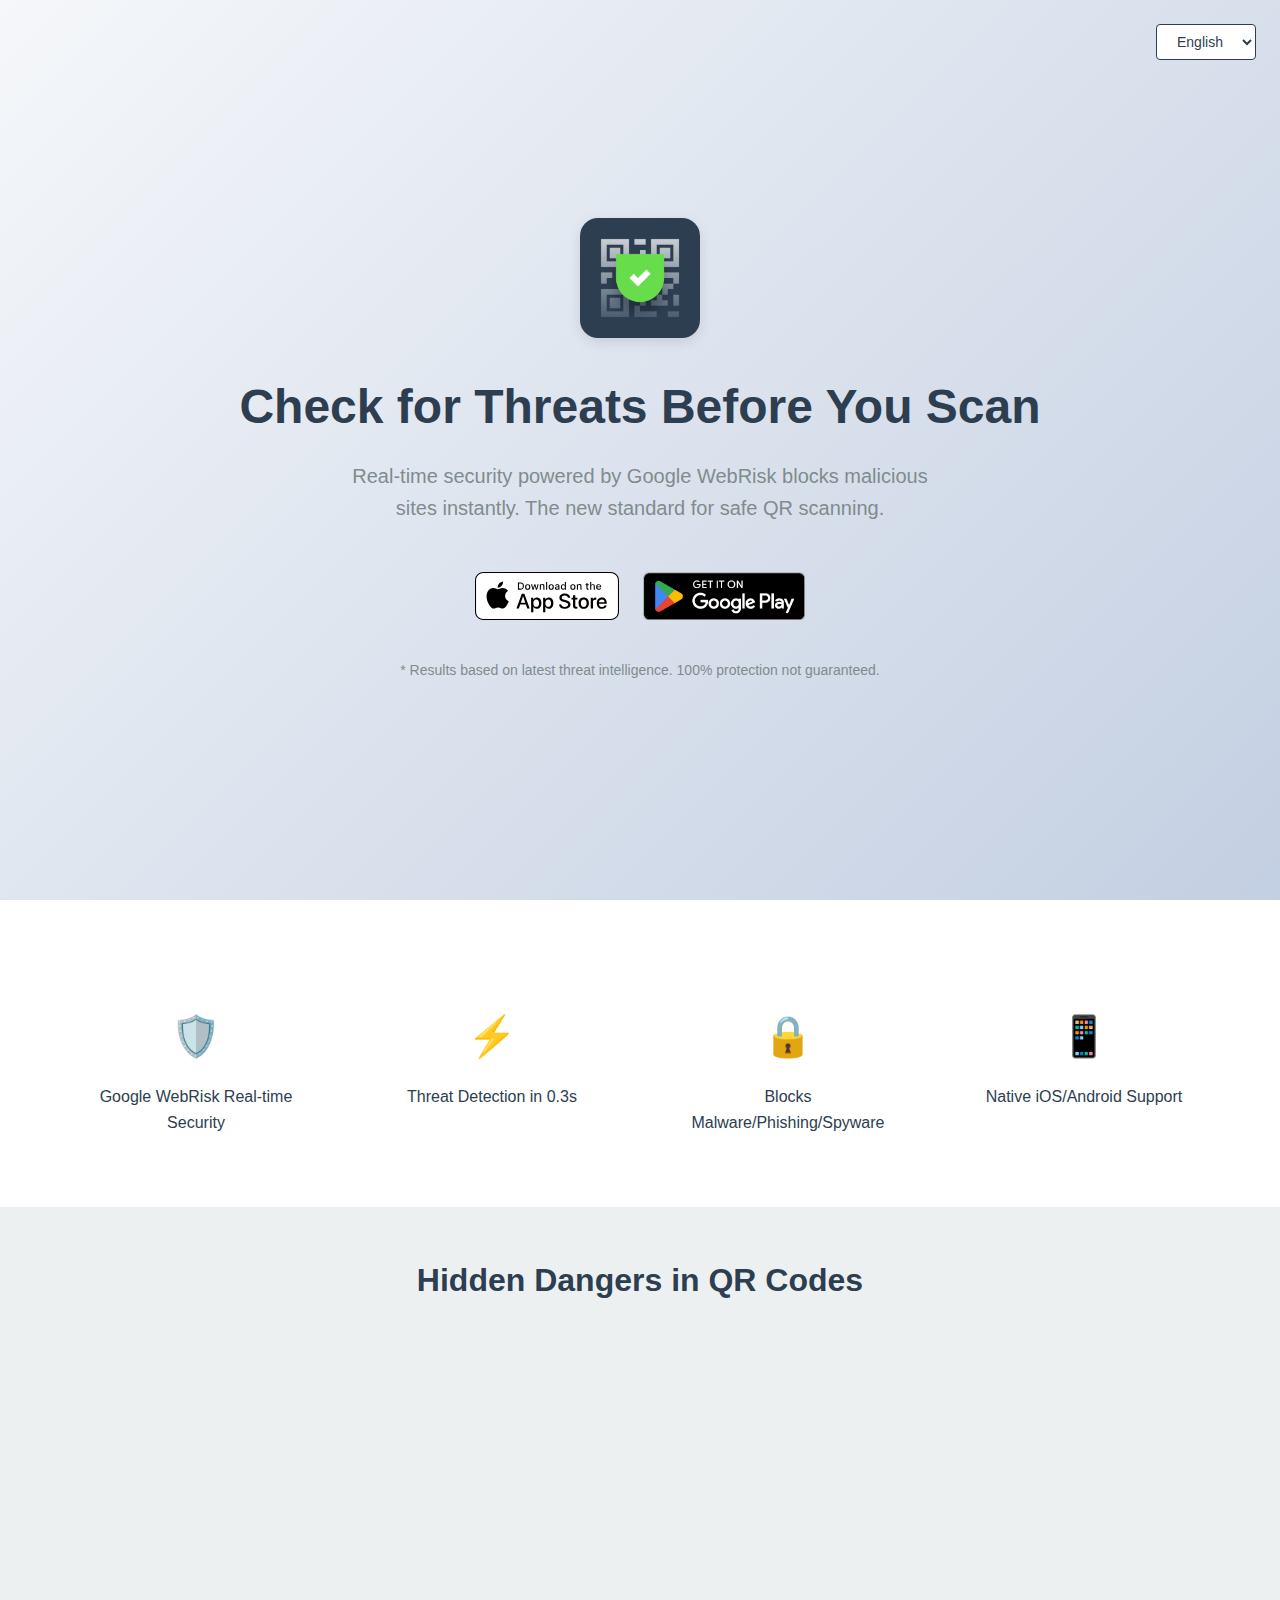
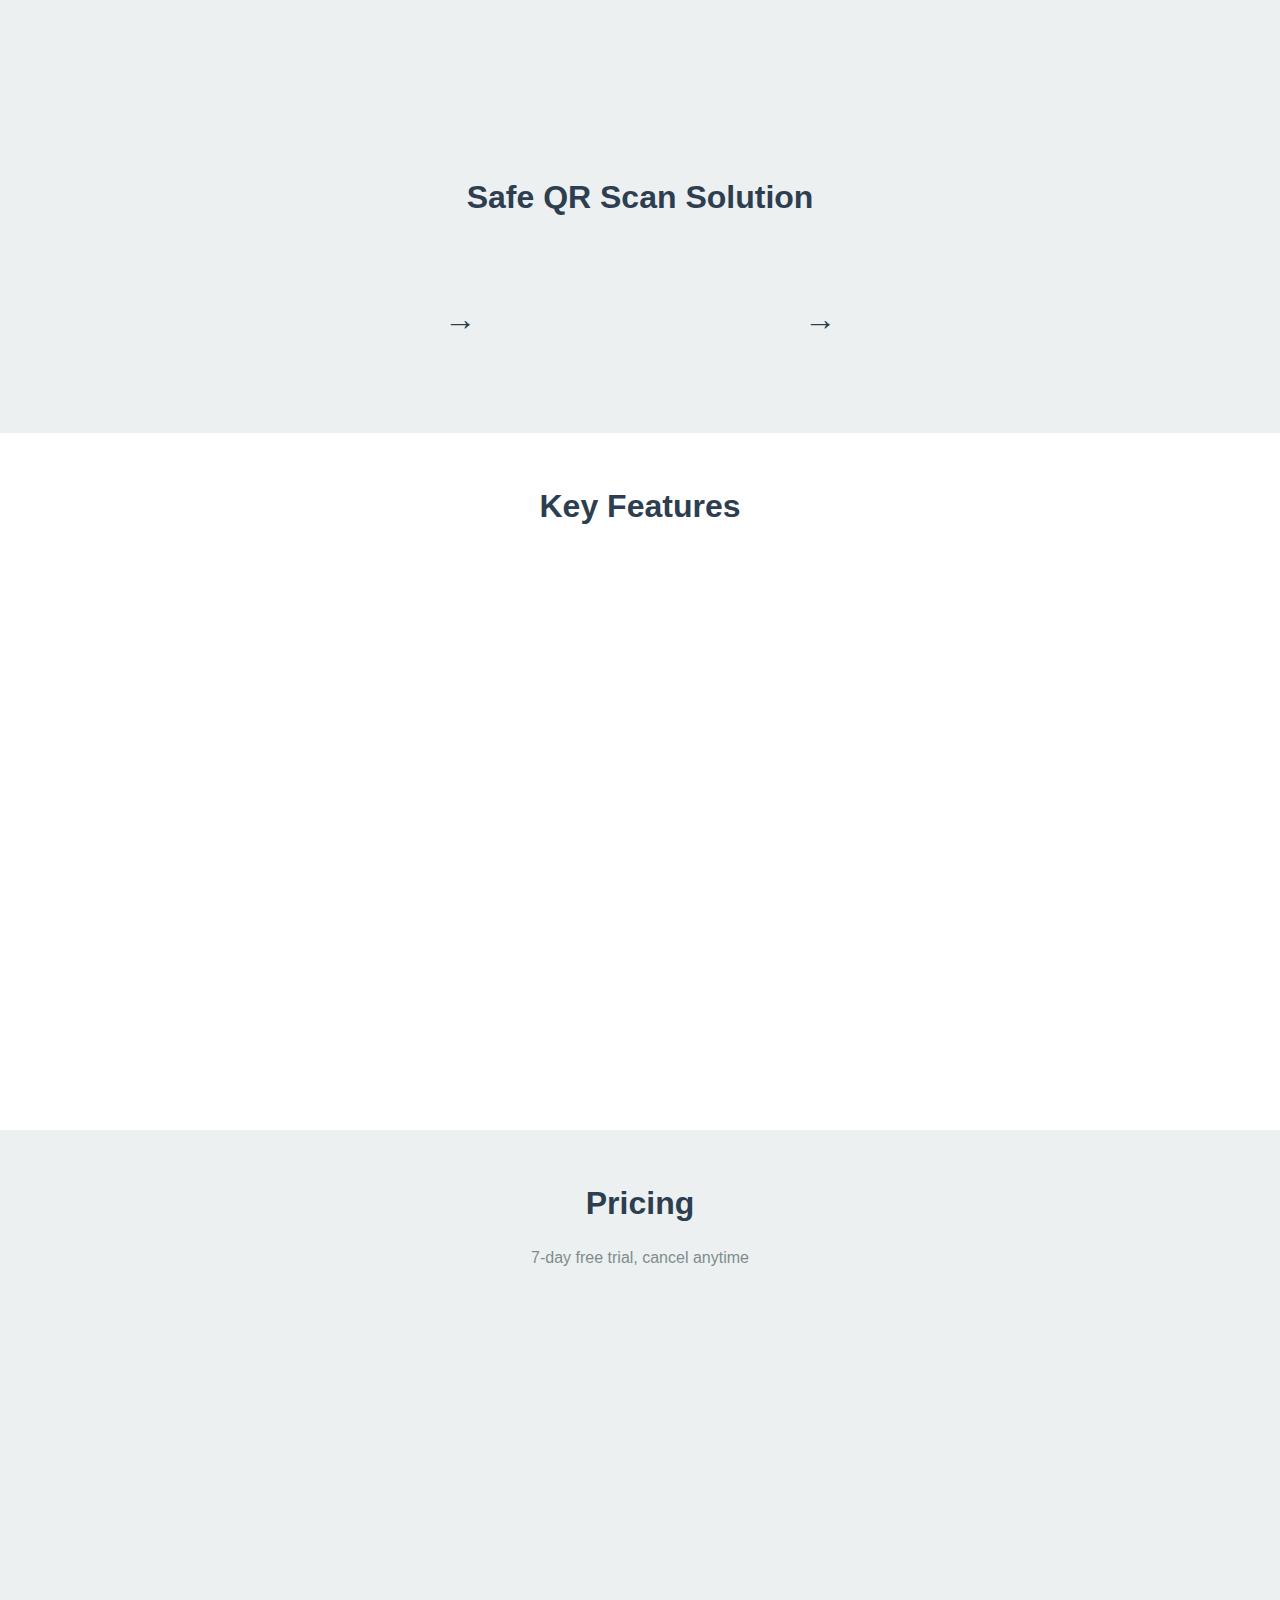
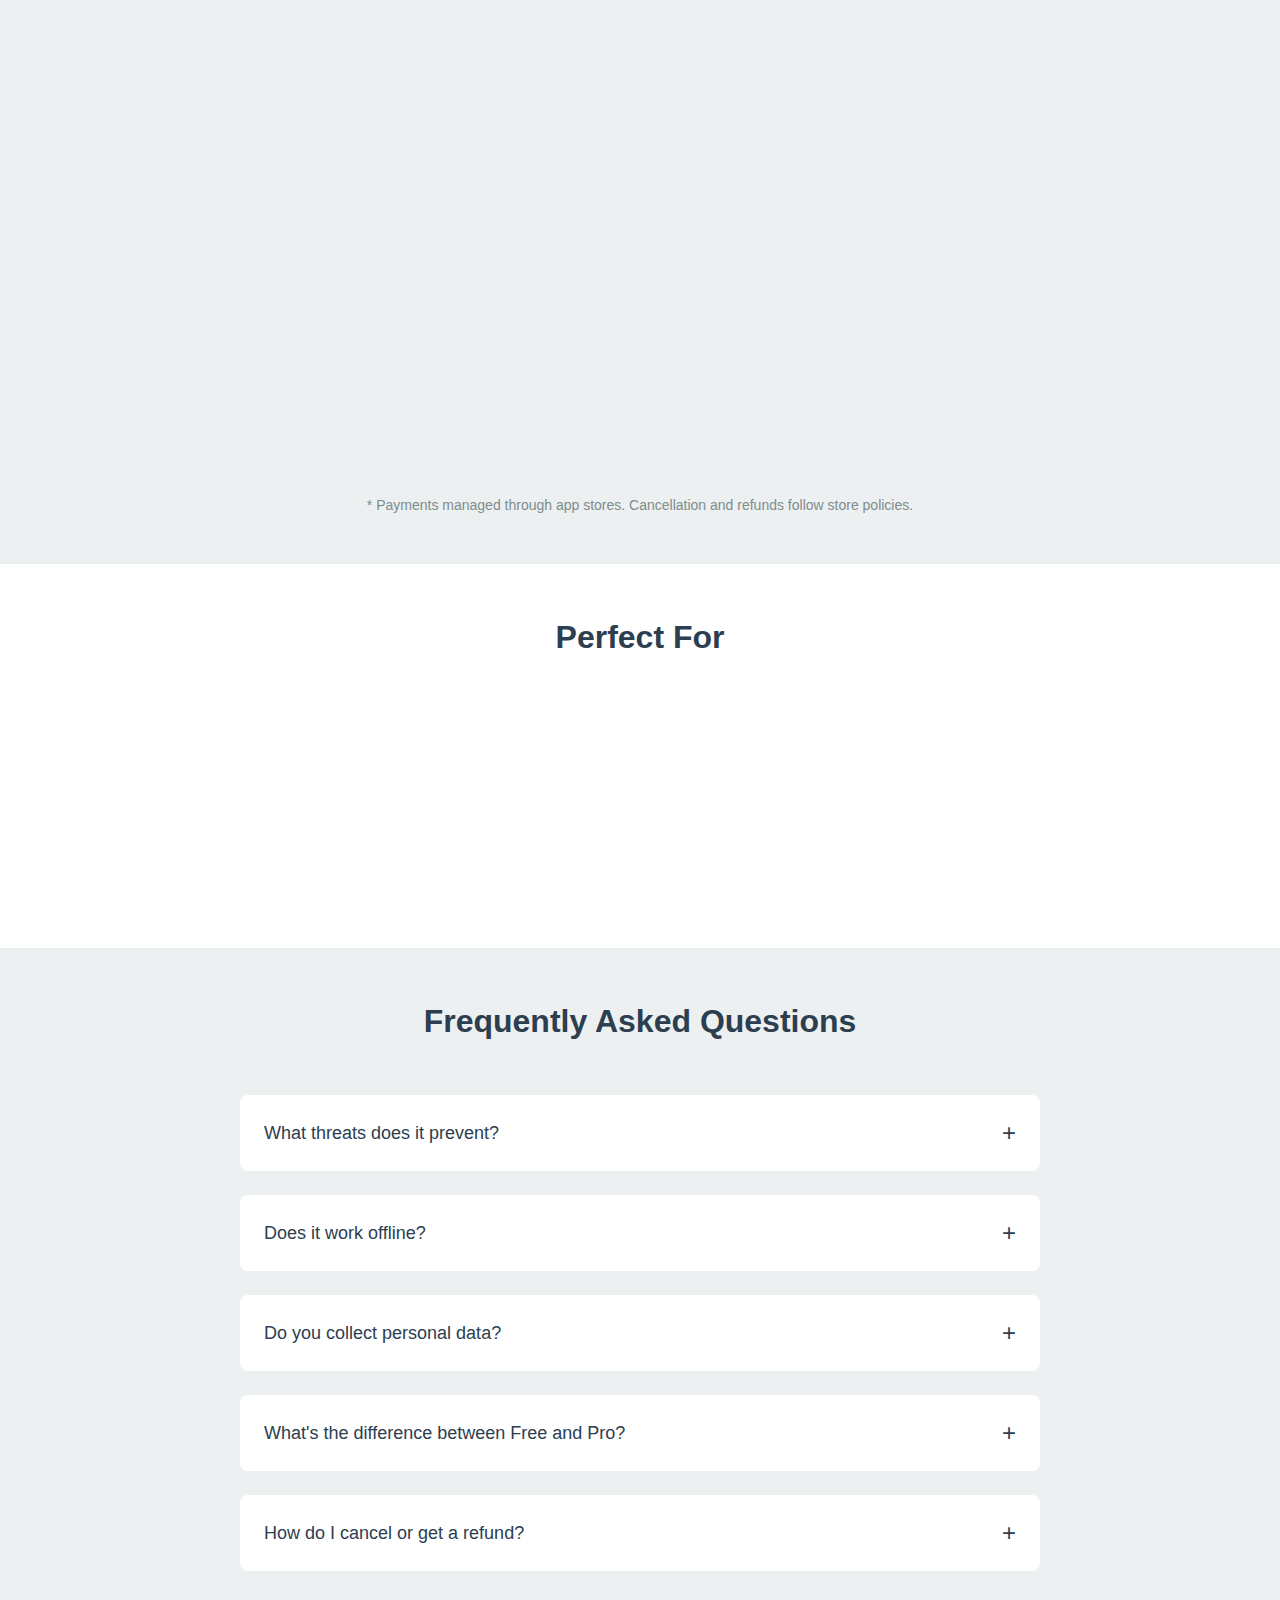
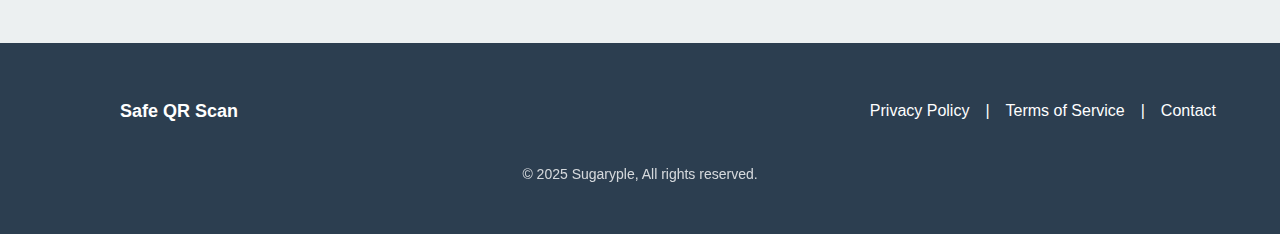
<file: index.html>
<!DOCTYPE html>
<html lang="ko">
<head>
    <meta charset="UTF-8">
    <meta name="viewport" content="width=device-width, initial-scale=1.0">
    <title>Safe QR Scan - QR 스캔하기 전, 위험을 먼저 확인하세요</title>
    <meta name="description" content="Google WebRisk 기반 실시간 보안 검사로 악성 사이트를 원천 차단. 안전한 QR 스캔의 새로운 기준.">
    <meta name="keywords" content="QR scanner, QR code scanner, QR 코드 스캐너, QRコードスキャナー, 보안 QR, 안전한 QR 스캔, セキュリティQR, 安全なQRスキャン, secure QR scan, WebRisk, Google WebRisk, 악성코드 차단, マルウェアブロック, malware blocking, 피싱 차단, フィッシング対策, phishing protection, Safe QR Scan, セーフQRスキャン, 큐알코드, バーコード, barcode scanner">
    <meta name="author" content="Sugaryple">
    <meta name="theme-color" content="#1976d2">

    <!-- Open Graph / Facebook -->
    <meta property="og:type" content="website">
    <meta property="og:url" content="https://safeqr.sugaryple.com/">
    <meta property="og:title" content="Safe QR Scan - 안전한 QR 코드 스캐너">
    <meta property="og:description" content="Google WebRisk 기반 실시간 보안 검사로 악성 사이트를 원천 차단">
    <meta property="og:image" content="https://safeqr.sugaryple.com/public/images/ic_launcher.png">
    <meta property="og:image:alt" content="Safe QR Scan 앱 로고">
    <meta property="og:site_name" content="Safe QR Scan">

    <!-- Twitter -->
    <meta property="twitter:card" content="summary_large_image">
    <meta property="twitter:url" content="https://safeqr.sugaryple.com/">
    <meta property="twitter:title" content="Safe QR Scan - 안전한 QR 코드 스캐너">
    <meta property="twitter:description" content="Google WebRisk 기반 실시간 보안 검사로 악성 사이트를 원천 차단">

    <!-- Language -->
    <link rel="alternate" hreflang="ko" href="https://safeqr.sugaryple.com/ko">
    <link rel="alternate" hreflang="ja" href="https://safeqr.sugaryple.com/ja">
    <link rel="alternate" hreflang="en" href="https://safeqr.sugaryple.com/en">
    <link rel="alternate" hreflang="x-default" href="https://safeqr.sugaryple.com/">

    <!-- Canonical -->
    <link rel="canonical" href="https://safeqr.sugaryple.com/">

    <!-- Favicon -->
    <link rel="icon" type="image/png" href="public/images/ic_launcher_foreground.png">

    <!-- Styles -->
    <link rel="stylesheet" href="styles.css">

    <!-- Structured Data -->
    <script type="application/ld+json">
    [
        {
            "@context": "https://schema.org",
            "@type": "MobileApplication",
            "name": "Safe QR Scan",
            "url": "https://safeqr.sugaryple.com",
            "operatingSystem": ["iOS", "Android"],
            "applicationCategory": "UtilitiesApplication",
            "description": "Google WebRisk 기반 실시간 보안 QR 코드 스캐너",
            "image": "https://safeqr.sugaryple.com/public/images/ic_launcher.png",
            "softwareVersion": "1.0",
            "author": {
                "@type": "Organization",
                "name": "Sugaryple",
                "url": "https://sugaryple.com"
            },
            "offers": [
                {
                    "@type": "Offer",
                    "name": "Free Plan",
                    "price": "0",
                    "priceCurrency": "USD"
                },
                {
                    "@type": "Offer",
                    "name": "Premium Plan",
                    "price": "3.99",
                    "priceCurrency": "USD",
                    "priceSpecification": {
                        "@type": "UnitPriceSpecification",
                        "price": "3.99",
                        "priceCurrency": "USD",
                        "referenceQuantity": {
                            "@type": "QuantitativeValue",
                            "value": "1",
                            "unitCode": "MON"
                        }
                    }
                }
            ],
            "aggregateRating": {
                "@type": "AggregateRating",
                "ratingValue": "4.8",
                "ratingCount": "256"
            }
        },
        {
            "@context": "https://schema.org",
            "@type": "Organization",
            "name": "Sugaryple",
            "url": "https://sugaryple.com",
            "logo": "https://safeqr.sugaryple.com/public/images/ic_launcher.png",
            "email": "contact@sugaryple.com",
            "foundingDate": "2024",
            "sameAs": []
        },
        {
            "@context": "https://schema.org",
            "@type": "FAQPage",
            "mainEntity": [
                {
                    "@type": "Question",
                    "name": "어떤 위협을 막나요?",
                    "acceptedAnswer": {
                        "@type": "Answer",
                        "text": "MALWARE(악성코드), PHISHING(피싱), UNWANTED SOFTWARE(원치 않는 소프트웨어)를 탐지하고 경고 또는 차단합니다."
                    }
                },
                {
                    "@type": "Question",
                    "name": "오프라인에서도 되나요?",
                    "acceptedAnswer": {
                        "@type": "Answer",
                        "text": "카메라 스캔은 가능하나 URL 보안 검사에는 네트워크 연결이 필요합니다."
                    }
                },
                {
                    "@type": "Question",
                    "name": "개인정보는 수집하나요?",
                    "acceptedAnswer": {
                        "@type": "Answer",
                        "text": "검사에 필요한 최소 URL 정보만 처리하며, 개인 식별 정보는 저장하지 않습니다."
                    }
                },
                {
                    "@type": "Question",
                    "name": "무료와 유료 차이는?",
                    "acceptedAnswer": {
                        "@type": "Answer",
                        "text": "Pro 버전에서는 실시간 URL 보안 검사, 자동 차단, 무제한 보안 스캔 기능을 제공합니다."
                    }
                },
                {
                    "@type": "Question",
                    "name": "환불/해지 방법은?",
                    "acceptedAnswer": {
                        "@type": "Answer",
                        "text": "iOS는 App Store, Android는 Google Play Store의 구독 관리 메뉴에서 언제든 취소 가능합니다."
                    }
                }
            ]
        },
        {
            "@context": "https://schema.org",
            "@type": "BreadcrumbList",
            "itemListElement": [
                {
                    "@type": "ListItem",
                    "position": 1,
                    "name": "Home",
                    "item": "https://safeqr.sugaryple.com/"
                }
            ]
        },
        {
            "@context": "https://schema.org",
            "@type": "WebSite",
            "name": "Safe QR Scan",
            "url": "https://safeqr.sugaryple.com/",
            "potentialAction": {
                "@type": "SearchAction",
                "target": "https://safeqr.sugaryple.com/?q={search_term_string}",
                "query-input": "required name=search_term_string"
            }
        }
    ]
    </script>
</head>
<body>
    <!-- Breadcrumb Navigation (hidden visually but available for SEO) -->
    <nav aria-label="breadcrumb" style="position: absolute; width: 1px; height: 1px; padding: 0; margin: -1px; overflow: hidden; clip: rect(0, 0, 0, 0); white-space: nowrap; border: 0;">
        <ol itemscope itemtype="https://schema.org/BreadcrumbList">
            <li itemprop="itemListElement" itemscope itemtype="https://schema.org/ListItem">
                <a itemprop="item" href="https://safeqr.sugaryple.com/">
                    <span itemprop="name">Home</span>
                </a>
                <meta itemprop="position" content="1" />
            </li>
        </ol>
    </nav>

    <!-- Language Selector -->
    <div class="language-selector">
        <select id="languageSelect" aria-label="언어 선택">
            <option value="ko" selected>한국어</option>
            <option value="ja">日本語</option>
            <option value="en">English</option>
        </select>
    </div>

    <!-- Main Content -->
    <main>
    <!-- Hero Section -->
    <section class="hero">
        <div class="container">
            <img src="public/images/ic_launcher.png" alt="Safe QR Scan 로고" class="app-icon" width="192" height="192">
            <h1 data-i18n="hero-title">QR 스캔하기 전, 위험을 먼저 확인하세요</h1>
            <p class="subtitle" data-i18n="hero-subtitle">Google WebRisk 보안 검사로 악성 사이트를 실시간 차단. 안전한 QR 스캔의 새로운 기준.</p>


            <!-- CTA Buttons -->
            <div class="cta-buttons">
                <a href="#" id="mainCTA" class="btn btn-primary" data-i18n="cta-download">지금 다운로드</a>
                <div class="store-badges">
                    <a href="https://apps.apple.com/app/id6747948666" class="store-badge ios-badge" style="display:none;">
                        <img src="public/images/Download_on_the_App_Store_Badge_KR_RGB_wht_100317.svg" alt="App Store에서 다운로드" loading="lazy" width="135" height="40">
                    </a>
                    <a href="https://play.google.com/store/apps/details?id=com.sugaryple.safeqr" class="store-badge android-badge" style="display:none;">
                        <img src="public/images/GetItOnGooglePlay_Badge_Web_color_Korean.png" alt="Google Play에서 다운로드" loading="lazy" width="135" height="40">
                    </a>
                </div>
            </div>

            <p class="disclaimer" data-i18n="disclaimer">* 검사 결과는 최신 위협 정보에 기반하며 100%를 보장하지 않습니다.</p>
        </div>
    </section>

    <!-- Trust Indicators -->
    <section class="trust-indicators">
        <div class="container">
            <div class="indicators-grid">
                <div class="indicator">
                    <span class="indicator-icon">🛡️</span>
                    <h3 data-i18n="trust-1">Google WebRisk 실시간 보안 검사</h3>
                </div>
                <div class="indicator">
                    <span class="indicator-icon">⚡</span>
                    <h3 data-i18n="trust-2">0.3초 내 위협 탐지</h3>
                </div>
                <div class="indicator">
                    <span class="indicator-icon">🔒</span>
                    <h3 data-i18n="trust-3">악성코드/피싱/스파이웨어 차단</h3>
                </div>
                <div class="indicator">
                    <span class="indicator-icon">📱</span>
                    <h3 data-i18n="trust-4">iOS/Android 네이티브 지원</h3>
                </div>
            </div>
        </div>
    </section>

    <!-- Problem & Solution -->
    <section class="problem-solution">
        <div class="container">
            <h2 data-i18n="problem-title">QR 코드의 숨겨진 위험</h2>

            <div class="problems">
                <div class="problem-item">
                    <span class="problem-icon">🚨</span>
                    <div>
                        <h3 data-i18n="problem-1">QR 피싱 공격 급증</h3>
                        <p data-i18n="problem-1-desc">2024년 기준 587% 증가</p>
                    </div>
                </div>
                <div class="problem-item">
                    <span class="problem-icon">😰</span>
                    <div>
                        <h3 data-i18n="problem-2">숨겨진 악성 URL 판별 불가</h3>
                        <p data-i18n="problem-2-desc">육안으로 확인 불가능</p>
                    </div>
                </div>
                <div class="problem-item">
                    <span class="problem-icon">⚠️</span>
                    <div>
                        <h3 data-i18n="problem-3">한 번의 실수로 개인정보 유출</h3>
                        <p data-i18n="problem-3-desc">복구 불가능한 피해 발생</p>
                    </div>
                </div>
            </div>

            <div class="solution">
                <h2 data-i18n="solution-title">Safe QR Scan의 해결책</h2>
                <div class="solution-flow">
                    <div class="flow-step">
                        <div class="step-number">1</div>
                        <h4 data-i18n="solution-1">스캔 즉시 보안 검사</h4>
                    </div>
                    <div class="flow-arrow">→</div>
                    <div class="flow-step">
                        <div class="step-number">2</div>
                        <h4 data-i18n="solution-2">실시간 위협 데이터베이스</h4>
                    </div>
                    <div class="flow-arrow">→</div>
                    <div class="flow-step">
                        <div class="step-number">3</div>
                        <h4 data-i18n="solution-3">자동 차단 시스템</h4>
                    </div>
                </div>
            </div>
        </div>
    </section>

    <!-- Features -->
    <section class="features">
        <div class="container">
            <h2 data-i18n="features-title">주요 기능</h2>
            <div class="features-grid">
                <div class="feature-card">
                    <span class="feature-icon">🔒</span>
                    <h3 data-i18n="feature-1">URL 보안 검사</h3>
                    <p data-i18n="feature-1-desc">Google WebRisk로 실시간 위협 탐지</p>
                    <span class="feature-badge" data-i18n="premium">프리미엄</span>
                </div>
                <div class="feature-card">
                    <span class="feature-icon">📱</span>
                    <h3 data-i18n="feature-2">멀티 바코드</h3>
                    <p data-i18n="feature-2-desc">QR, 바코드, Data Matrix 등 모든 형식 지원</p>
                </div>
                <div class="feature-card">
                    <span class="feature-icon">📝</span>
                    <h3 data-i18n="feature-3">히스토리</h3>
                    <p data-i18n="feature-3-desc">스캔 기록 무제한 저장 및 관리</p>
                </div>
                <div class="feature-card">
                    <span class="feature-icon">🌍</span>
                    <h3 data-i18n="feature-4">3개국어 지원</h3>
                    <p data-i18n="feature-4-desc">한국어, 일본어, 영어 지원</p>
                </div>
            </div>
        </div>
    </section>

    <!-- Pricing -->
    <section class="pricing">
        <div class="container">
            <h2 data-i18n="pricing-title">요금제</h2>
            <p class="pricing-subtitle" data-i18n="pricing-subtitle">7일 무료 체험 후 언제든 취소 가능</p>

            <div class="pricing-cards">
                <div class="pricing-card">
                    <h3 data-i18n="free-plan">무료</h3>
                    <div class="price">
                        <span class="currency">$</span>
                        <span class="amount">0</span>
                    </div>
                    <ul class="features-list">
                        <li>✅ <span data-i18n="free-feature-1">QR/바코드 스캔</span></li>
                        <li>✅ <span data-i18n="free-feature-2">히스토리 무제한</span></li>
                        <li>✅ <span data-i18n="free-feature-3">데이터 타입 액션</span></li>
                        <li>❌ <span data-i18n="free-feature-4">URL 보안 검사 (일 5회)</span></li>
                        <li>❌ <span data-i18n="free-feature-5">위협 자동 차단</span></li>
                        <li>❌ <span data-i18n="free-feature-6">무제한 보안 스캔</span></li>
                    </ul>
                </div>

                <div class="pricing-card featured">
                    <div class="badge" data-i18n="popular">인기</div>
                    <h3>Premium</h3>

                    <div class="pricing-toggle">
                        <button class="toggle-btn active" data-period="monthly" data-i18n="monthly">월간</button>
                        <button class="toggle-btn" data-period="annual" data-i18n="annual">연간</button>
                    </div>

                    <div class="price">
                        <span class="currency">$</span>
                        <span class="amount" id="premium-amount">3.99</span>
                        <span class="period" id="premium-period" data-i18n="per-month">/월</span>
                    </div>
                    <p class="savings" id="premium-savings" data-i18n="annual-savings" style="display: none;">연간 $8.89 절약 (17% 할인)</p>
                    <ul class="features-list">
                        <li>✅ <span data-i18n="pro-feature-1">QR/바코드 스캔</span></li>
                        <li>✅ <span data-i18n="pro-feature-2">히스토리 무제한</span></li>
                        <li>✅ <span data-i18n="pro-feature-3">데이터 타입 액션</span></li>
                        <li>✅ <span data-i18n="pro-feature-4">무제한 URL 보안 검사</span></li>
                        <li>✅ <span data-i18n="pro-feature-5">위협 자동 차단</span></li>
                        <li>✅ <span data-i18n="pro-feature-6">실시간 위협 데이터베이스</span></li>
                    </ul>
                    <button class="btn btn-primary" data-i18n="start-trial">7일 무료 체험 시작</button>
                </div>
            </div>

            <p class="pricing-note" data-i18n="pricing-note">* 결제/관리/환불은 각 앱스토어 정책을 따르며, 랜딩에서는 결제하지 않습니다.</p>
        </div>
    </section>

    <!-- Use Cases -->
    <section class="use-cases">
        <div class="container">
            <h2 data-i18n="usecase-title">이런 분들께 필요해요</h2>
            <div class="use-case-grid">
                <div class="use-case">
                    <h3 data-i18n="usecase-1">비즈니스</h3>
                    <p data-i18n="usecase-1-desc">사내 포스터/택배 라벨의 QR 확인 → 의심 URL 차단으로 보안 사고 예방</p>
                </div>
                <div class="use-case">
                    <h3 data-i18n="usecase-2">가정/학부모</h3>
                    <p data-i18n="usecase-2-desc">자녀가 스캔 전 '위험' 안내로 유해 접속 방지</p>
                </div>
                <div class="use-case">
                    <h3 data-i18n="usecase-3">고령층</h3>
                    <p data-i18n="usecase-3-desc">복잡한 보안 지식 없이 색/문구로 즉시 판단</p>
                </div>
            </div>
        </div>
    </section>

    <!-- FAQ -->
    <section class="faq">
        <div class="container">
            <h2 data-i18n="faq-title">자주 묻는 질문</h2>
            <div class="faq-list">
                <div class="faq-item">
                    <button class="faq-question" aria-expanded="false">
                        <span data-i18n="faq-1-q">어떤 위협을 막나요?</span>
                        <span class="faq-icon">+</span>
                    </button>
                    <div class="faq-answer">
                        <p data-i18n="faq-1-a">MALWARE(악성코드), PHISHING(피싱), UNWANTED SOFTWARE(원치 않는 소프트웨어)를 탐지하고 경고 또는 차단합니다.</p>
                    </div>
                </div>
                <div class="faq-item">
                    <button class="faq-question" aria-expanded="false">
                        <span data-i18n="faq-2-q">오프라인에서도 되나요?</span>
                        <span class="faq-icon">+</span>
                    </button>
                    <div class="faq-answer">
                        <p data-i18n="faq-2-a">카메라 스캔은 가능하나 URL 보안 검사에는 네트워크 연결이 필요합니다.</p>
                    </div>
                </div>
                <div class="faq-item">
                    <button class="faq-question" aria-expanded="false">
                        <span data-i18n="faq-3-q">개인정보는 수집하나요?</span>
                        <span class="faq-icon">+</span>
                    </button>
                    <div class="faq-answer">
                        <p data-i18n="faq-3-a">검사에 필요한 최소 URL 정보만 처리하며, 개인 식별 정보는 저장하지 않습니다.</p>
                    </div>
                </div>
                <div class="faq-item">
                    <button class="faq-question" aria-expanded="false">
                        <span data-i18n="faq-4-q">무료와 유료 차이는?</span>
                        <span class="faq-icon">+</span>
                    </button>
                    <div class="faq-answer">
                        <p data-i18n="faq-4-a">Pro 버전에서는 실시간 URL 보안 검사, 자동 차단, 무제한 보안 스캔 기능을 제공합니다.</p>
                    </div>
                </div>
                <div class="faq-item">
                    <button class="faq-question" aria-expanded="false">
                        <span data-i18n="faq-5-q">환불/해지 방법은?</span>
                        <span class="faq-icon">+</span>
                    </button>
                    <div class="faq-answer">
                        <p data-i18n="faq-5-a">iOS는 App Store, Android는 Google Play Store의 구독 관리 메뉴에서 언제든 취소 가능합니다.</p>
                    </div>
                </div>
            </div>
        </div>
    </section>
    </main>

    <!-- Footer -->
    <footer class="footer">
        <div class="container">
            <div class="footer-content">
                <div class="footer-logo">
                    <img src="public/images/ic_launcher_foreground.png" alt="Safe QR Scan" width="40" height="40" loading="lazy">
                    <span>Safe QR Scan</span>
                </div>
                <nav class="footer-links">
                    <a href="privacy-policy.html" data-i18n="privacy">개인정보처리방침</a>
                    <span>|</span>
                    <a href="terms-of-service.html" data-i18n="terms">이용약관</a>
                    <span>|</span>
                    <a href="mailto:contact@sugaryple.com" data-i18n="contact">문의</a>
                </nav>
            </div>
            <p class="copyright">© 2025 Sugaryple, All rights reserved.</p>
        </div>
    </footer>

    <!-- Scripts -->
    <script src="script.js"></script>
</body>
</html>
</file>
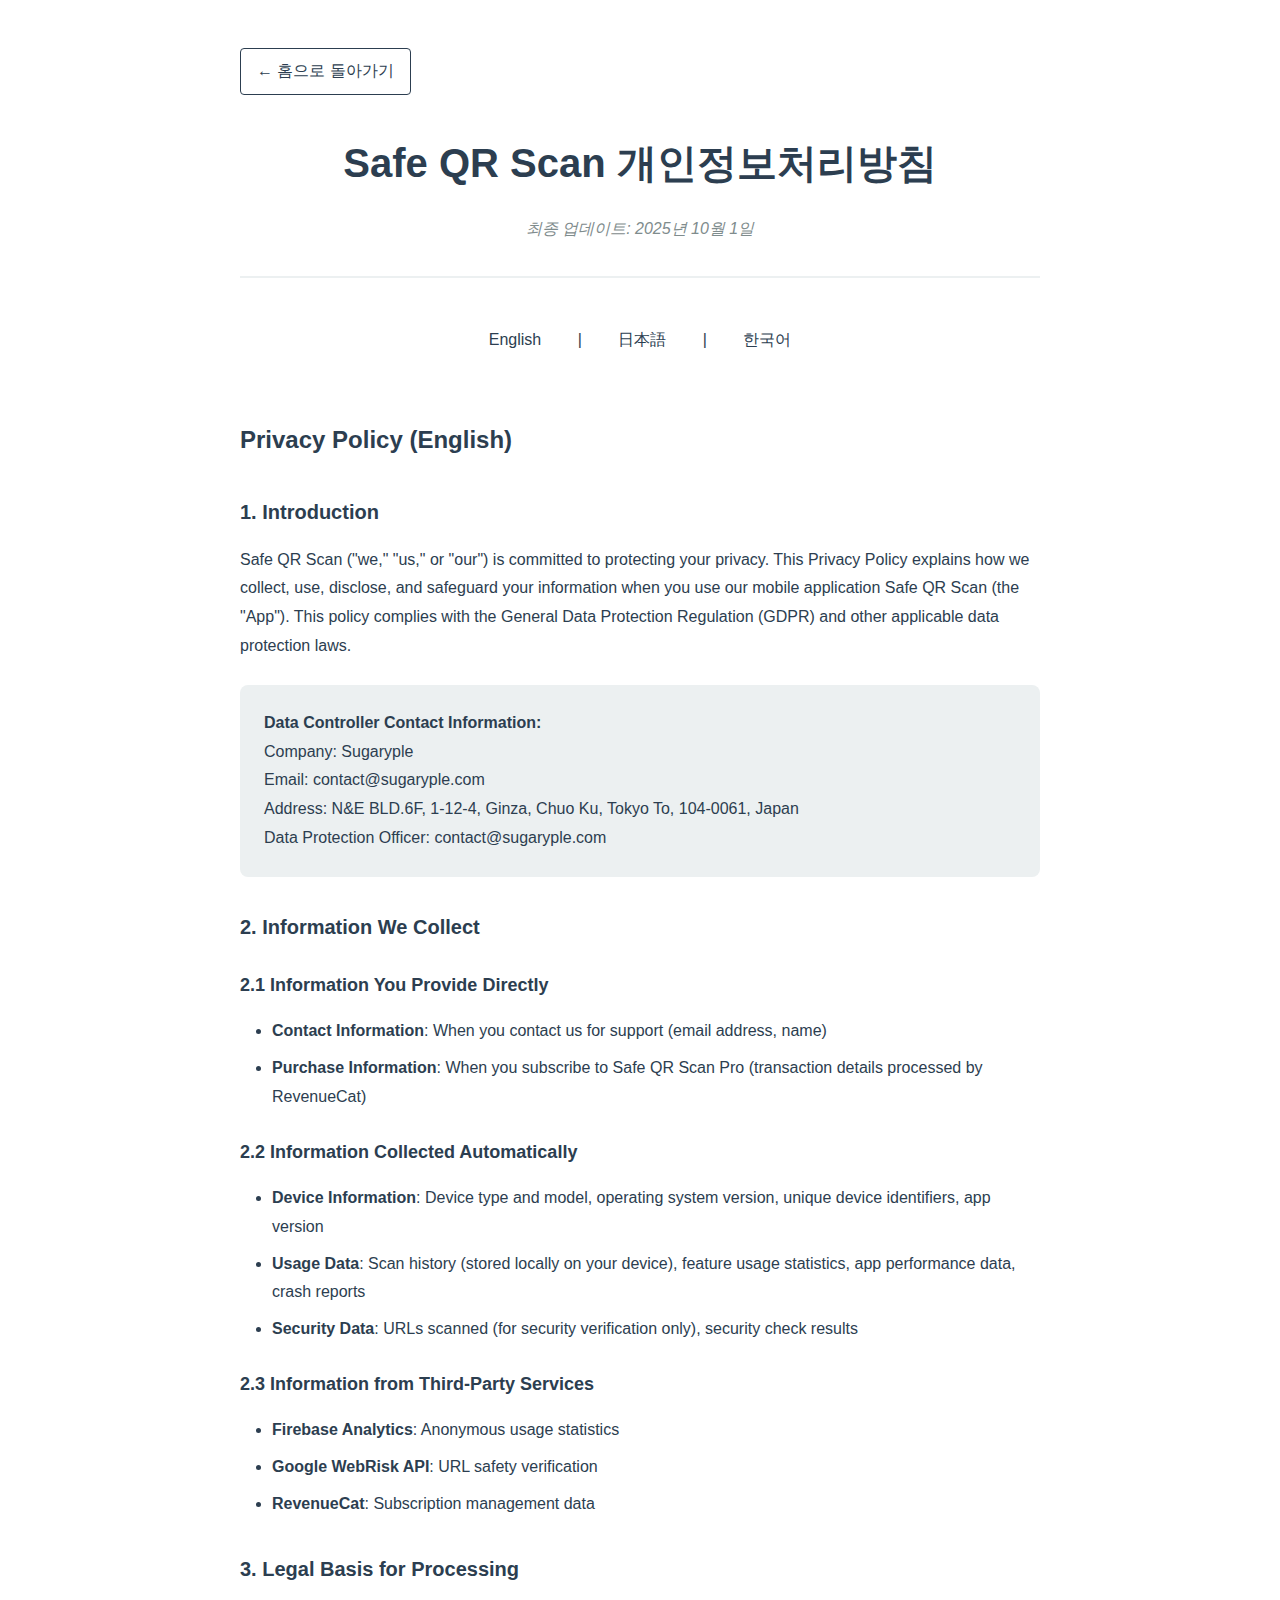
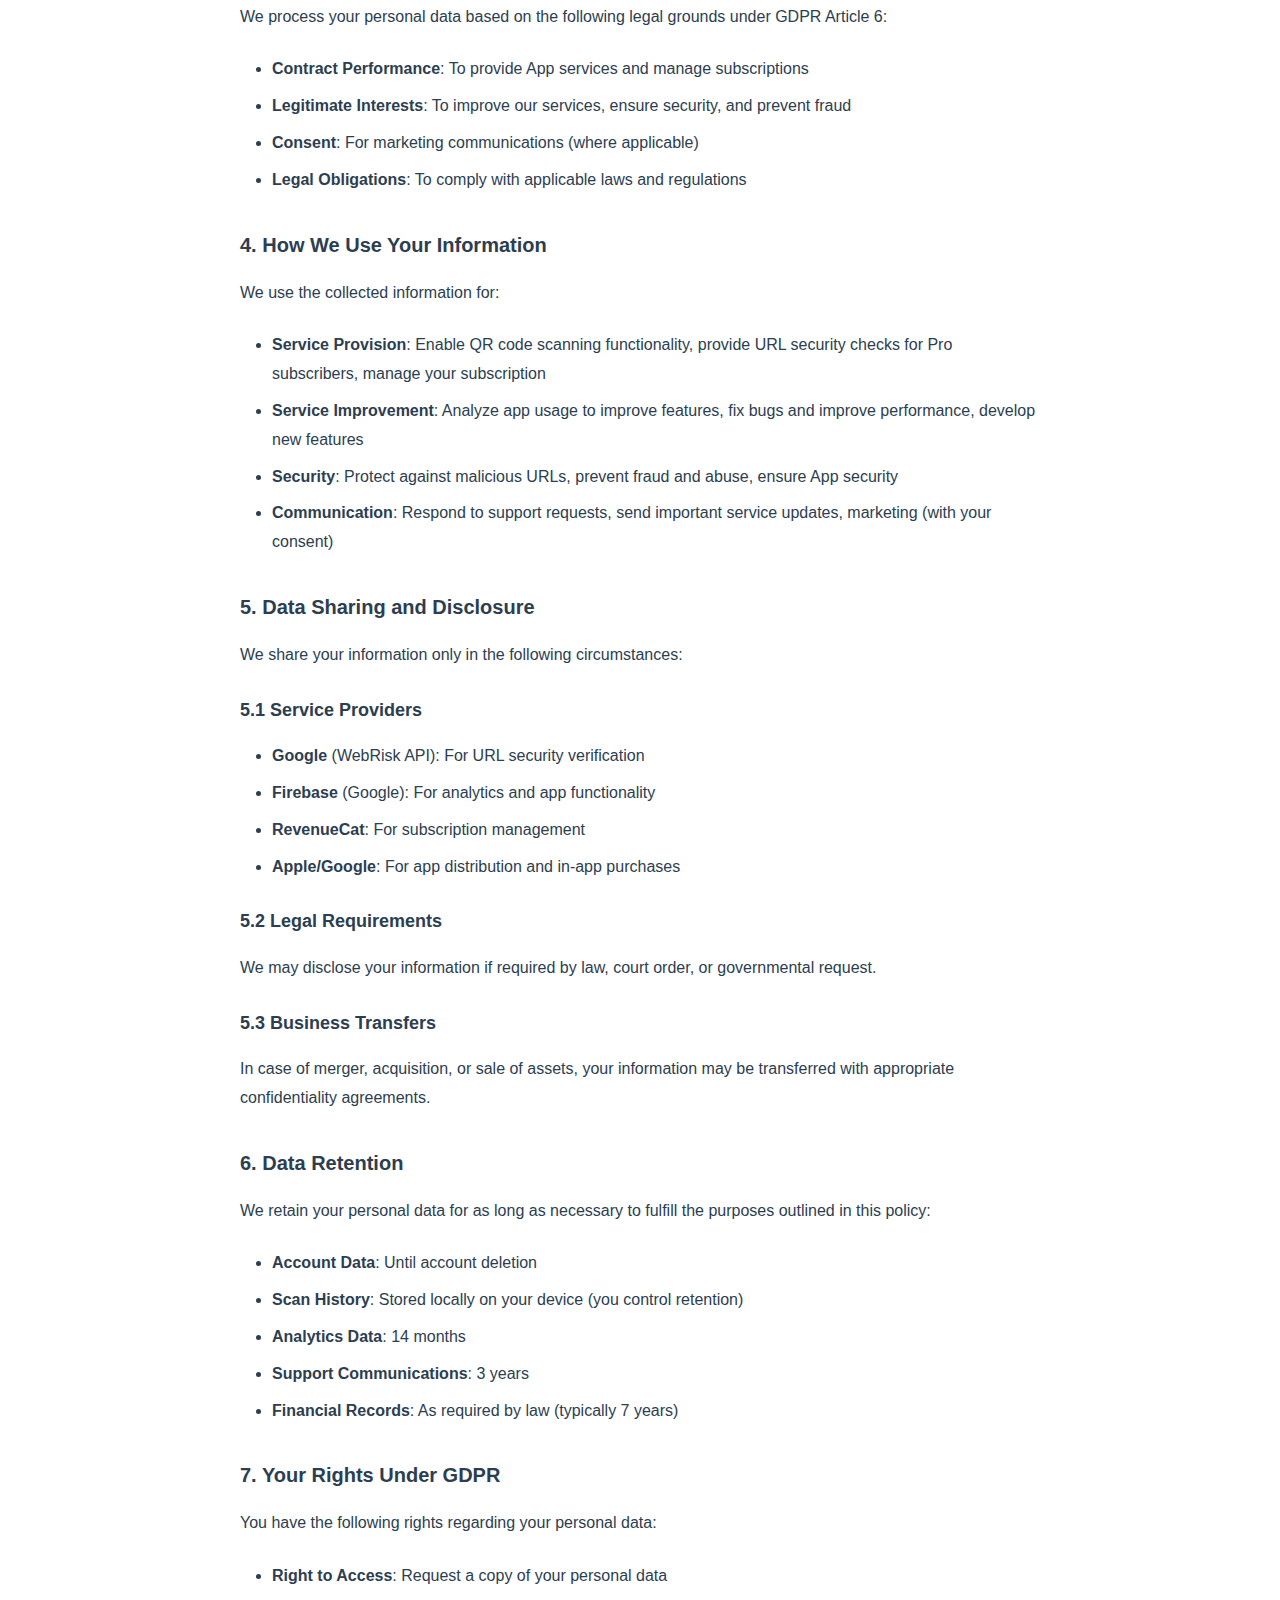
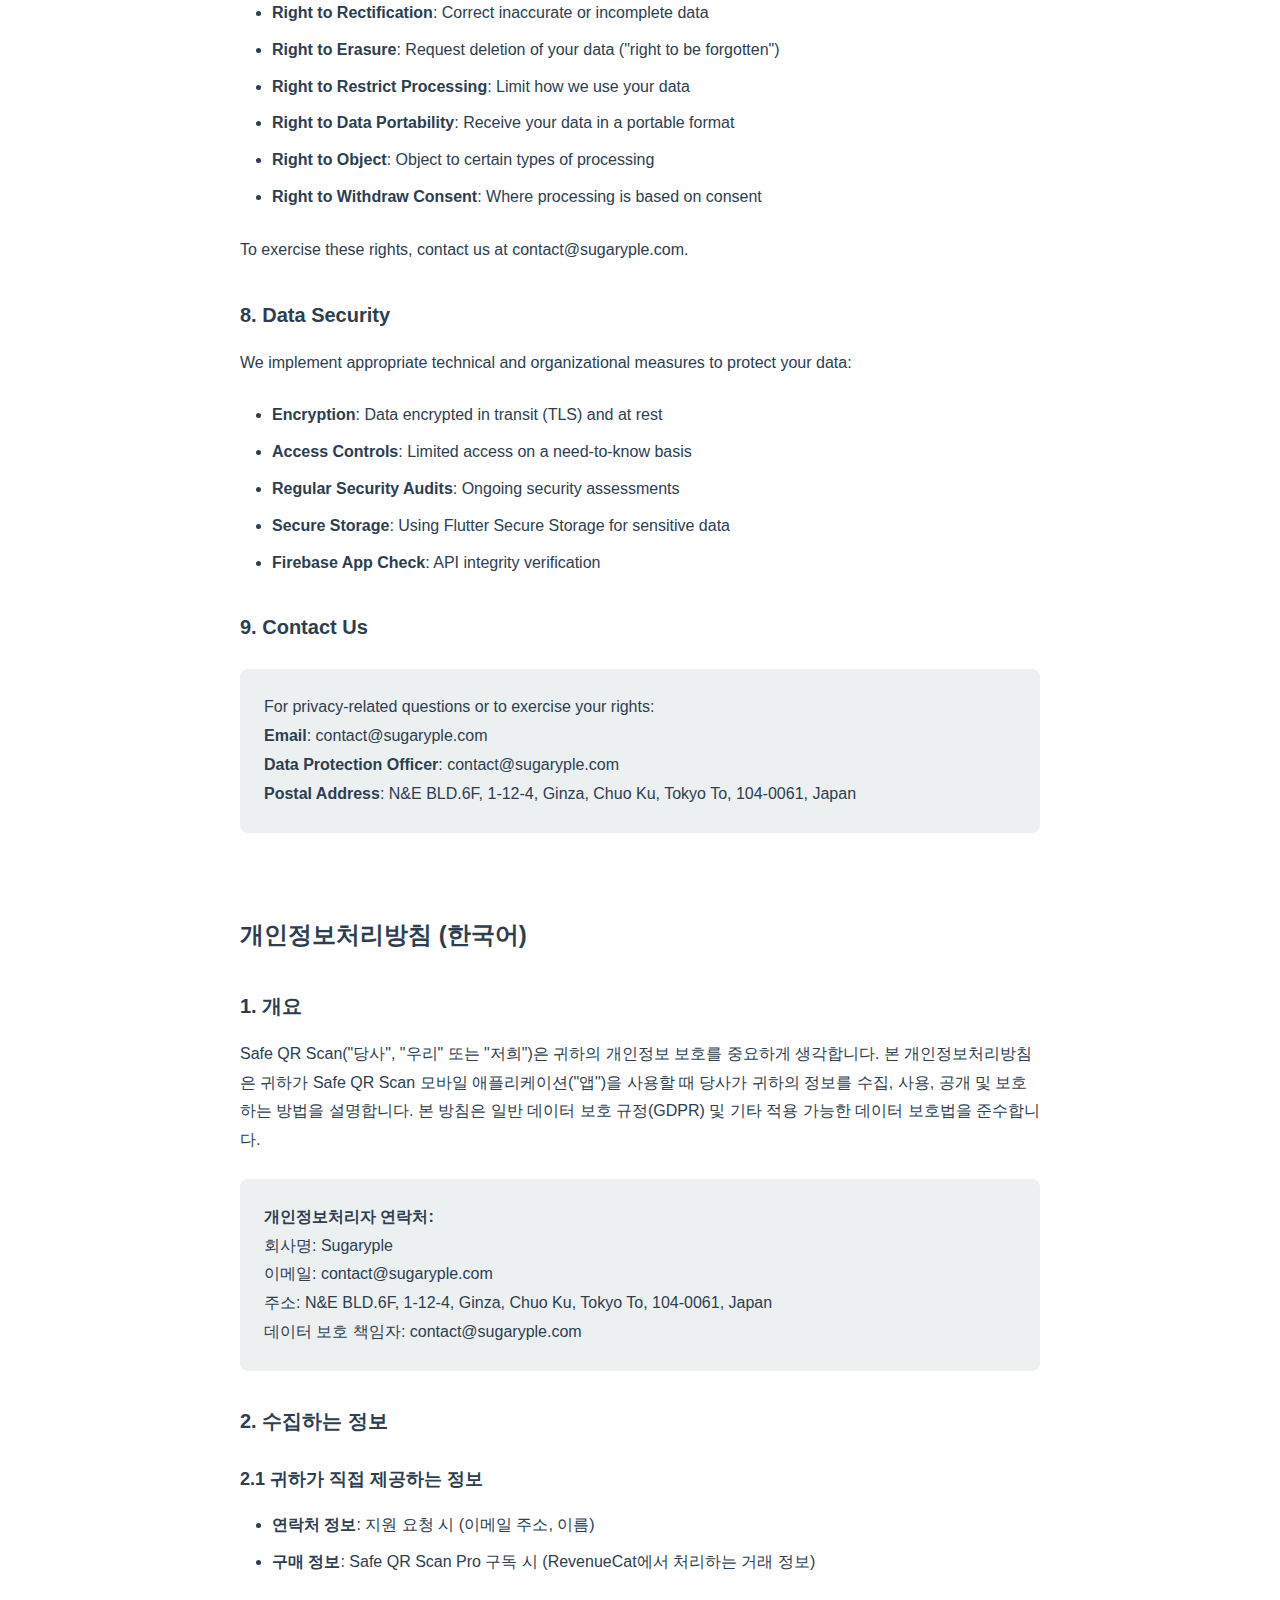
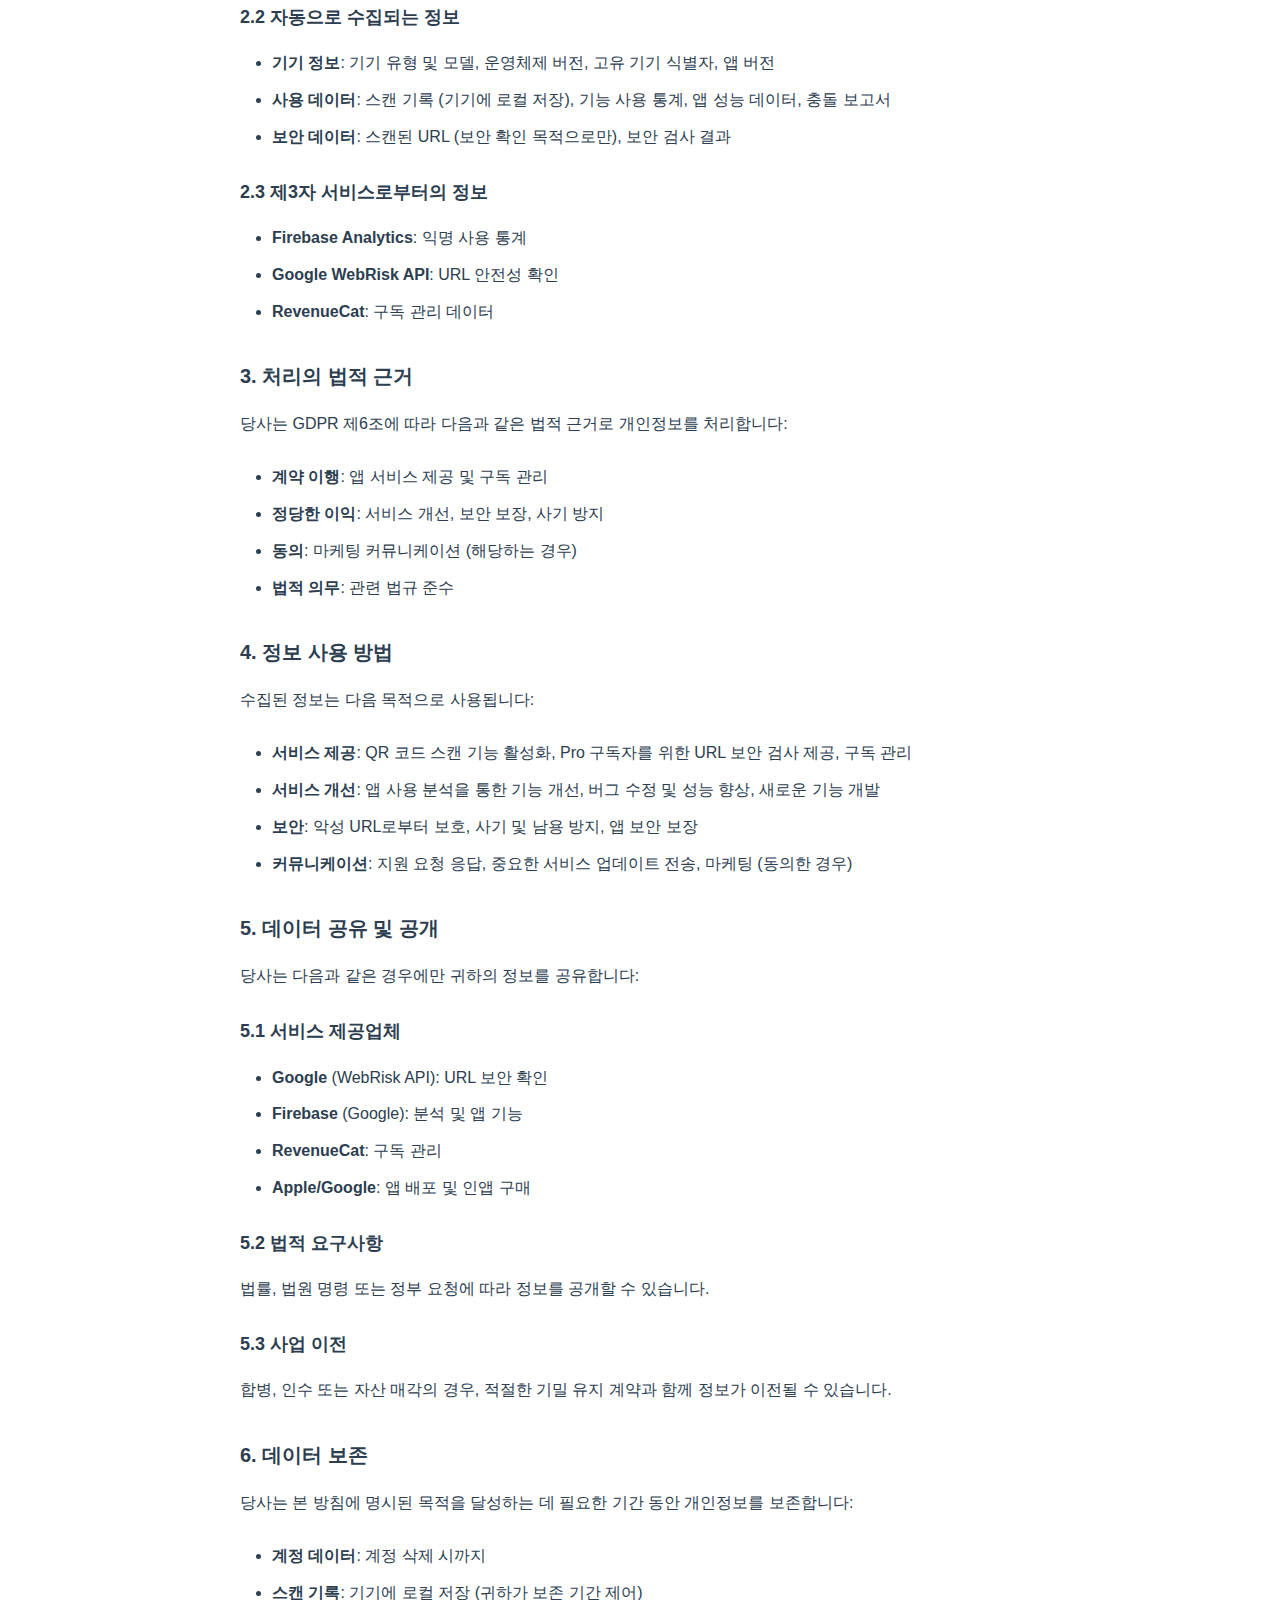
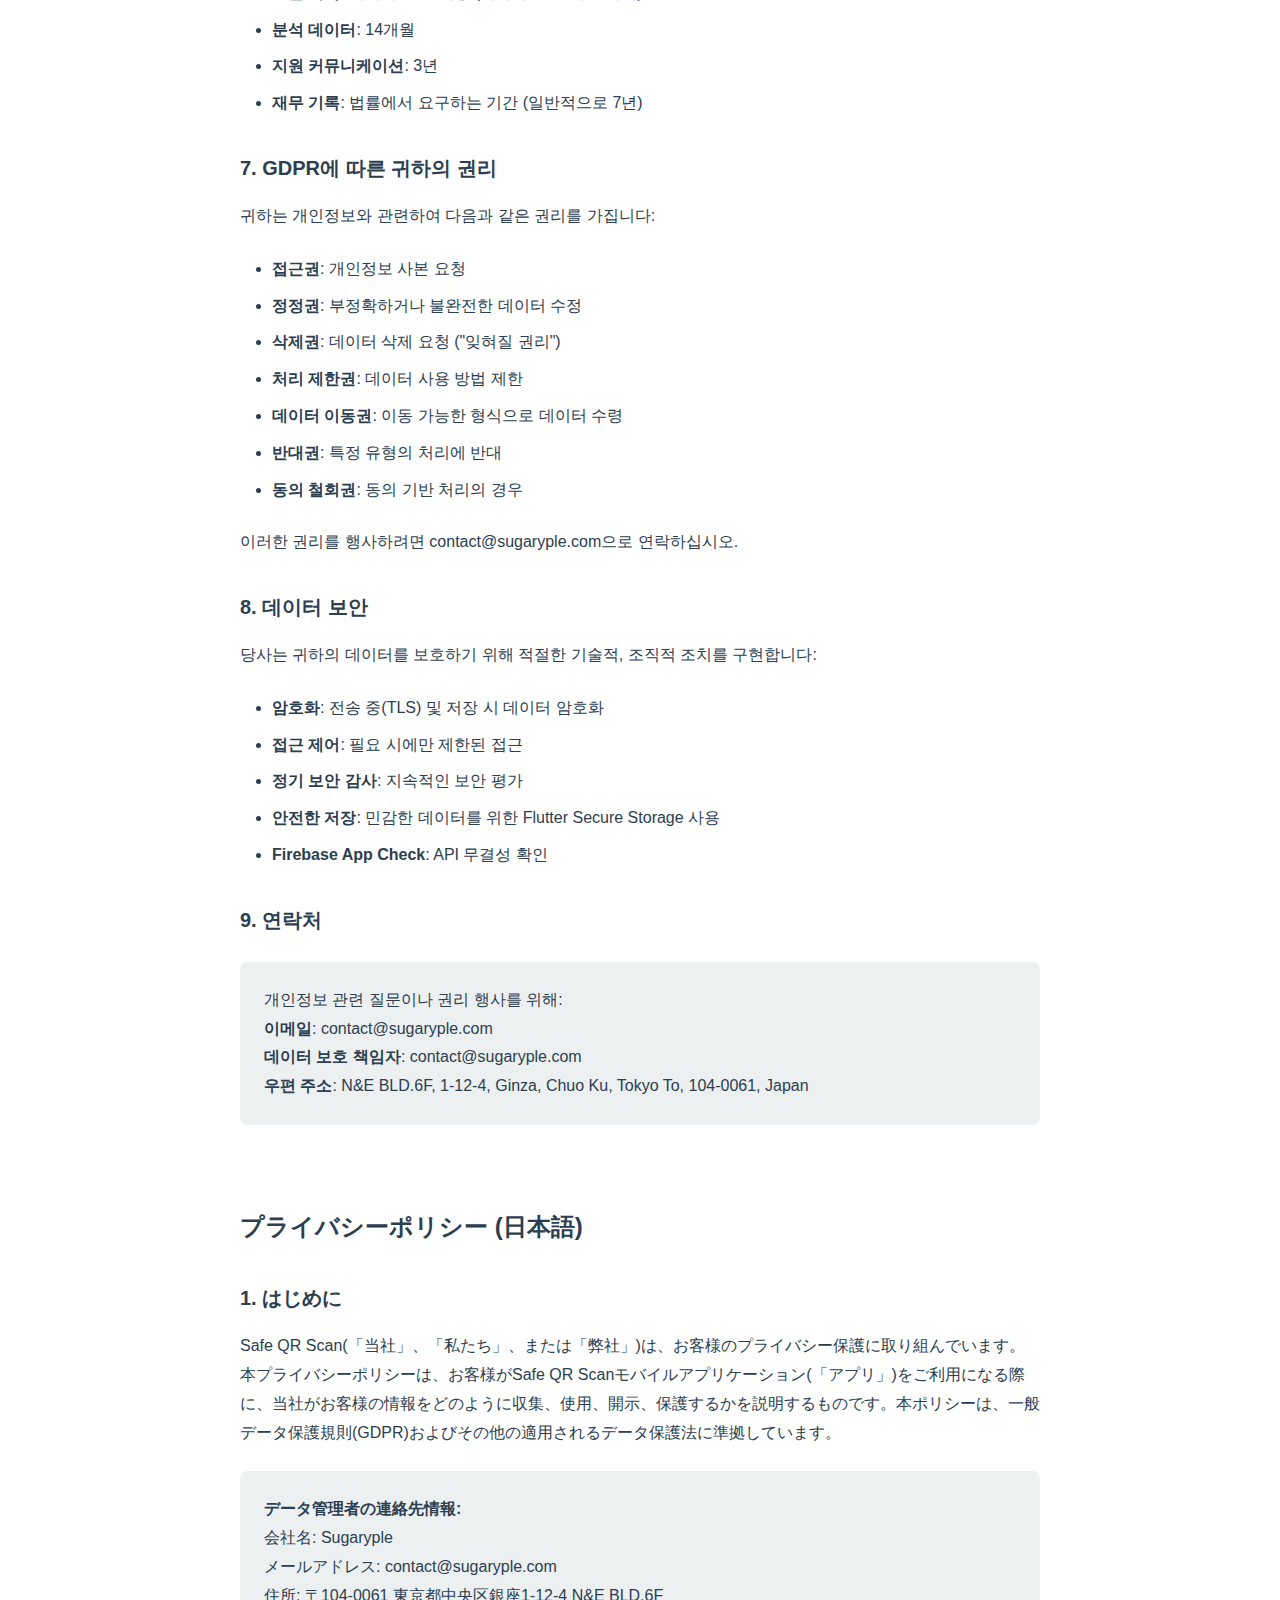
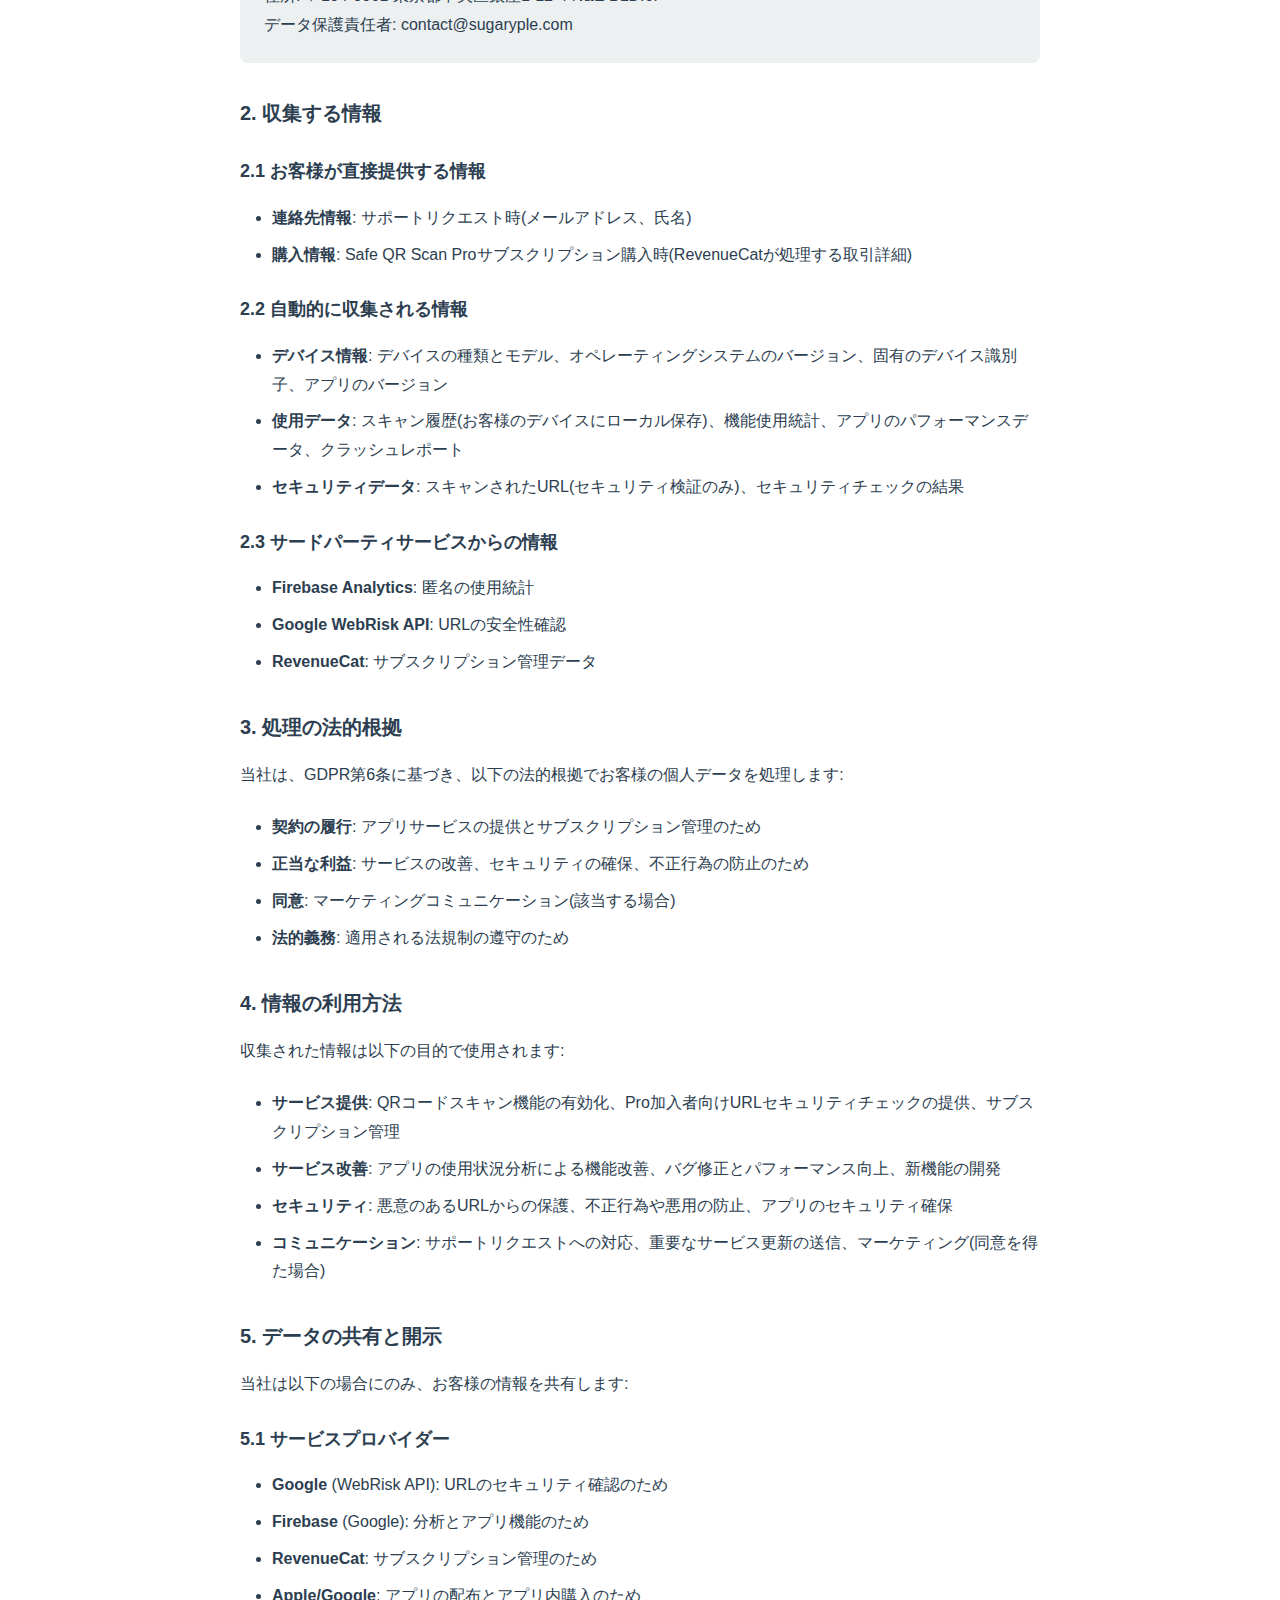
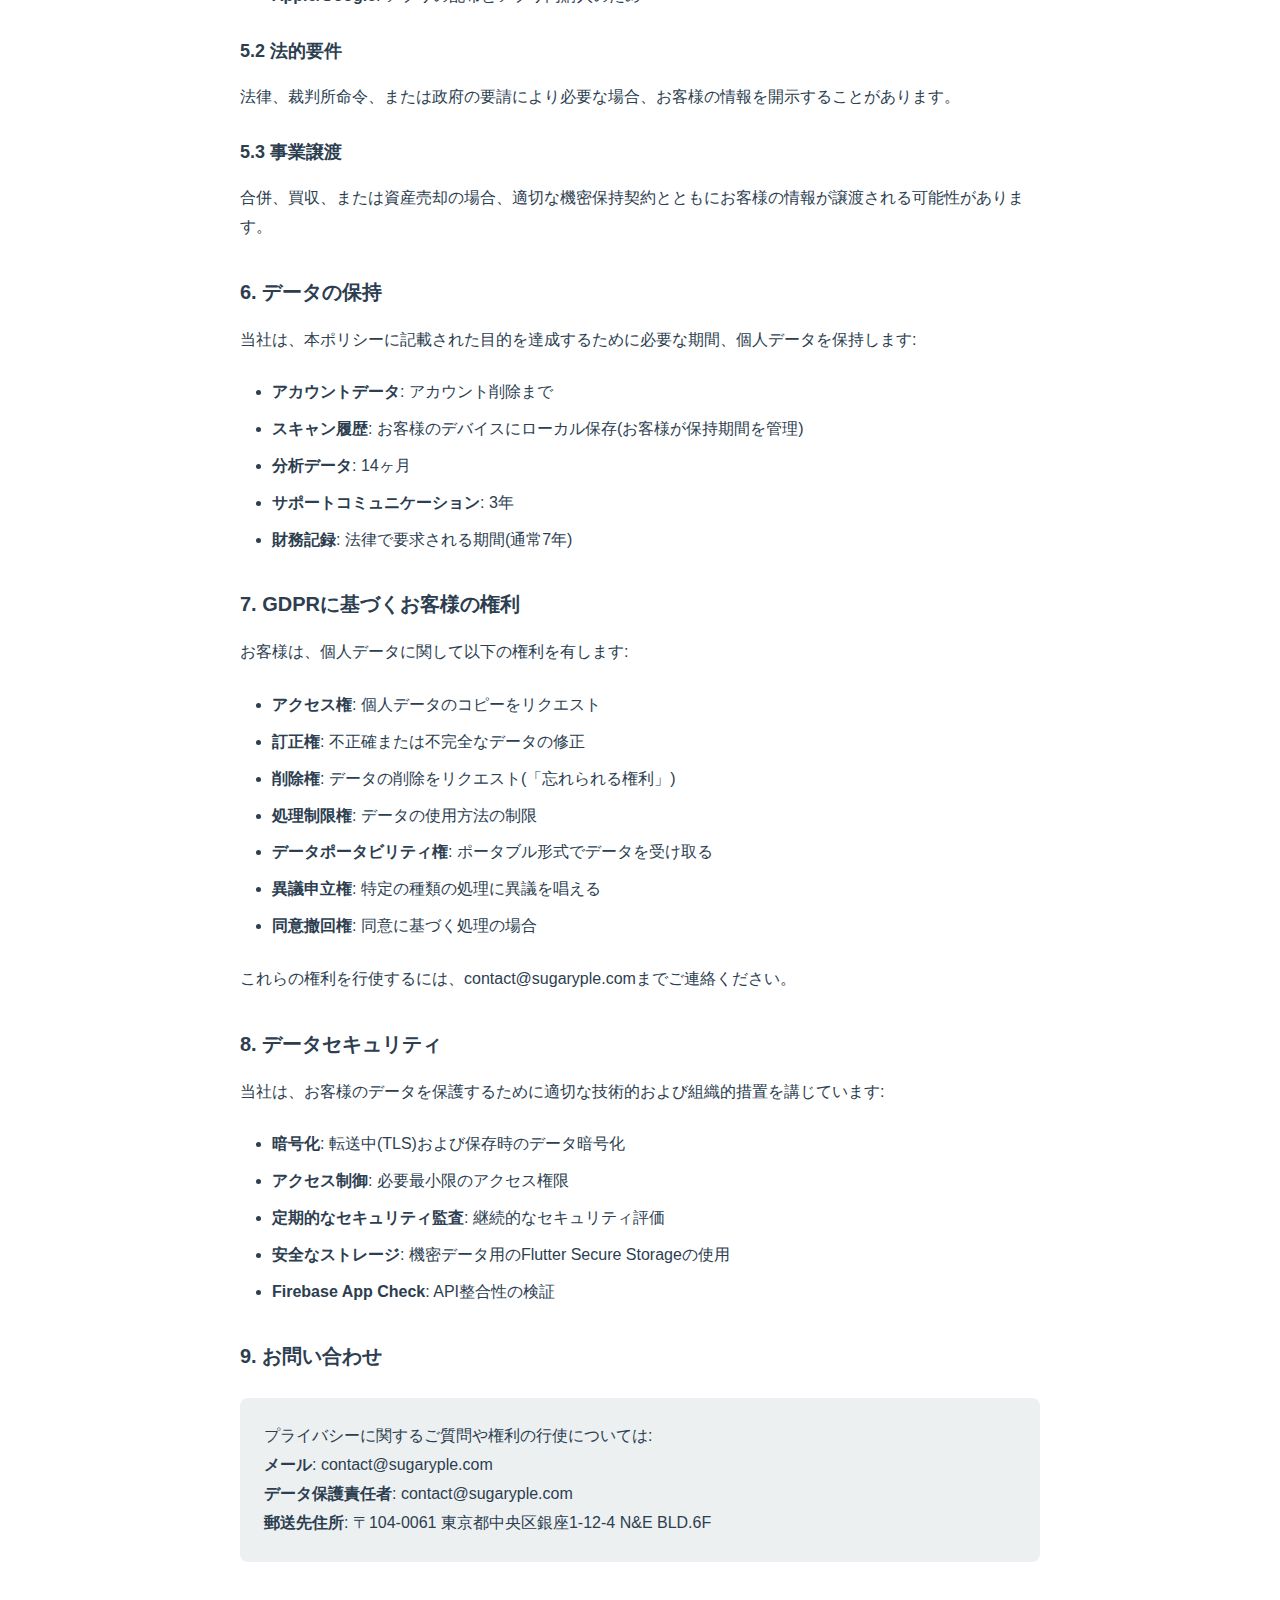
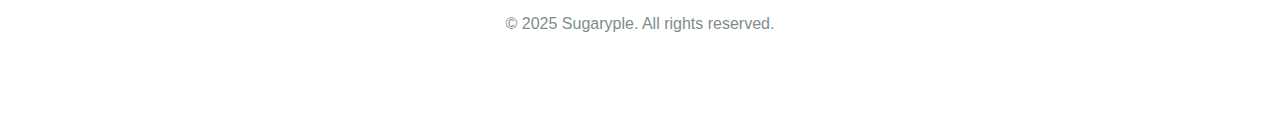
<file: privacy-policy.html>
<!DOCTYPE html>
<html lang="ko">
<head>
    <meta charset="UTF-8">
    <meta name="viewport" content="width=device-width, initial-scale=1.0">
    <title>Safe QR Scan - 개인정보처리방침</title>
    <meta name="description" content="Safe QR Scan 개인정보처리방침 - 안전한 QR 코드 스캐너">
    <meta name="robots" content="noindex, nofollow">
    <link rel="icon" type="image/png" href="public/images/ic_launcher_foreground.png">
    <link rel="stylesheet" href="styles.css">
    <style>
        .legal-page {
            padding: var(--spacing-xl) 0;
            background: var(--safeqr-white);
            min-height: 100vh;
        }
        .legal-content {
            max-width: 800px;
            margin: 0 auto;
            line-height: 1.8;
        }
        .legal-header {
            text-align: center;
            margin-bottom: var(--spacing-xl);
            padding-bottom: var(--spacing-lg);
            border-bottom: 2px solid var(--safeqr-bg);
        }
        .legal-title {
            font-size: 2.5rem;
            color: var(--safeqr-primary);
            margin-bottom: var(--spacing-sm);
        }
        .legal-updated {
            color: var(--safeqr-text-light);
            font-style: italic;
        }
        .language-nav {
            text-align: center;
            margin-bottom: var(--spacing-lg);
        }
        .language-nav a {
            color: var(--safeqr-primary);
            text-decoration: none;
            margin: 0 var(--spacing-sm);
            padding: var(--spacing-xs) var(--spacing-sm);
            border-radius: 4px;
            transition: background 0.3s ease;
        }
        .language-nav a:hover {
            background: var(--safeqr-bg);
        }
        .section {
            margin-bottom: var(--spacing-xl);
        }
        .section h2 {
            font-size: 1.5rem;
            color: var(--safeqr-primary);
            margin-bottom: var(--spacing-md);
            padding-top: var(--spacing-lg);
        }
        .section h3 {
            font-size: 1.25rem;
            color: var(--safeqr-text);
            margin: var(--spacing-lg) 0 var(--spacing-sm) 0;
        }
        .section h4 {
            font-size: 1.125rem;
            color: var(--safeqr-text);
            margin: var(--spacing-md) 0 var(--spacing-sm) 0;
        }
        .section p {
            margin-bottom: var(--spacing-md);
            color: var(--safeqr-text);
        }
        .section ul {
            margin-bottom: var(--spacing-md);
            padding-left: var(--spacing-lg);
        }
        .section li {
            margin-bottom: var(--spacing-xs);
            color: var(--safeqr-text);
        }
        .contact-info {
            background: var(--safeqr-bg);
            padding: var(--spacing-md);
            border-radius: 8px;
            margin: var(--spacing-md) 0;
        }
        .back-link {
            display: inline-block;
            margin-bottom: var(--spacing-lg);
            color: var(--safeqr-primary);
            text-decoration: none;
            padding: var(--spacing-xs) var(--spacing-sm);
            border: 1px solid var(--safeqr-primary);
            border-radius: 4px;
            transition: all 0.3s ease;
        }
        .back-link:hover {
            background: var(--safeqr-primary);
            color: var(--safeqr-white);
        }
        @media (max-width: 768px) {
            .legal-title {
                font-size: 2rem;
            }
            .container {
                padding: 0 var(--spacing-sm);
            }
        }
    </style>
</head>
<body>
    <div class="legal-page">
        <div class="container">
            <div class="legal-content">
                <a href="index.html" class="back-link">← 홈으로 돌아가기</a>

                <div class="legal-header">
                    <h1 class="legal-title">Safe QR Scan 개인정보처리방침</h1>
                    <p class="legal-updated">최종 업데이트: 2025년 10월 1일</p>
                </div>

                <div class="language-nav">
                    <a href="#english">English</a> | <a href="#japanese">日本語</a> | <a href="#korean">한국어</a>
                </div>

                <div id="english" class="section">
                    <h2>Privacy Policy (English)</h2>

                    <h3>1. Introduction</h3>
                    <p>Safe QR Scan ("we," "us," or "our") is committed to protecting your privacy. This Privacy Policy explains how we collect, use, disclose, and safeguard your information when you use our mobile application Safe QR Scan (the "App"). This policy complies with the General Data Protection Regulation (GDPR) and other applicable data protection laws.</p>

                    <div class="contact-info">
                        <strong>Data Controller Contact Information:</strong><br>
                        Company: Sugaryple<br>
                        Email: contact@sugaryple.com<br>
                        Address: N&E BLD.6F, 1-12-4, Ginza, Chuo Ku, Tokyo To, 104-0061, Japan<br>
                        Data Protection Officer: contact@sugaryple.com
                    </div>

                    <h3>2. Information We Collect</h3>

                    <h4>2.1 Information You Provide Directly</h4>
                    <ul>
                        <li><strong>Contact Information</strong>: When you contact us for support (email address, name)</li>
                        <li><strong>Purchase Information</strong>: When you subscribe to Safe QR Scan Pro (transaction details processed by RevenueCat)</li>
                    </ul>

                    <h4>2.2 Information Collected Automatically</h4>
                    <ul>
                        <li><strong>Device Information</strong>: Device type and model, operating system version, unique device identifiers, app version</li>
                        <li><strong>Usage Data</strong>: Scan history (stored locally on your device), feature usage statistics, app performance data, crash reports</li>
                        <li><strong>Security Data</strong>: URLs scanned (for security verification only), security check results</li>
                    </ul>

                    <h4>2.3 Information from Third-Party Services</h4>
                    <ul>
                        <li><strong>Firebase Analytics</strong>: Anonymous usage statistics</li>
                        <li><strong>Google WebRisk API</strong>: URL safety verification</li>
                        <li><strong>RevenueCat</strong>: Subscription management data</li>
                    </ul>

                    <h3>3. Legal Basis for Processing</h3>
                    <p>We process your personal data based on the following legal grounds under GDPR Article 6:</p>
                    <ul>
                        <li><strong>Contract Performance</strong>: To provide App services and manage subscriptions</li>
                        <li><strong>Legitimate Interests</strong>: To improve our services, ensure security, and prevent fraud</li>
                        <li><strong>Consent</strong>: For marketing communications (where applicable)</li>
                        <li><strong>Legal Obligations</strong>: To comply with applicable laws and regulations</li>
                    </ul>

                    <h3>4. How We Use Your Information</h3>
                    <p>We use the collected information for:</p>
                    <ul>
                        <li><strong>Service Provision</strong>: Enable QR code scanning functionality, provide URL security checks for Pro subscribers, manage your subscription</li>
                        <li><strong>Service Improvement</strong>: Analyze app usage to improve features, fix bugs and improve performance, develop new features</li>
                        <li><strong>Security</strong>: Protect against malicious URLs, prevent fraud and abuse, ensure App security</li>
                        <li><strong>Communication</strong>: Respond to support requests, send important service updates, marketing (with your consent)</li>
                    </ul>

                    <h3>5. Data Sharing and Disclosure</h3>
                    <p>We share your information only in the following circumstances:</p>

                    <h4>5.1 Service Providers</h4>
                    <ul>
                        <li><strong>Google</strong> (WebRisk API): For URL security verification</li>
                        <li><strong>Firebase</strong> (Google): For analytics and app functionality</li>
                        <li><strong>RevenueCat</strong>: For subscription management</li>
                        <li><strong>Apple/Google</strong>: For app distribution and in-app purchases</li>
                    </ul>

                    <h4>5.2 Legal Requirements</h4>
                    <p>We may disclose your information if required by law, court order, or governmental request.</p>

                    <h4>5.3 Business Transfers</h4>
                    <p>In case of merger, acquisition, or sale of assets, your information may be transferred with appropriate confidentiality agreements.</p>

                    <h3>6. Data Retention</h3>
                    <p>We retain your personal data for as long as necessary to fulfill the purposes outlined in this policy:</p>
                    <ul>
                        <li><strong>Account Data</strong>: Until account deletion</li>
                        <li><strong>Scan History</strong>: Stored locally on your device (you control retention)</li>
                        <li><strong>Analytics Data</strong>: 14 months</li>
                        <li><strong>Support Communications</strong>: 3 years</li>
                        <li><strong>Financial Records</strong>: As required by law (typically 7 years)</li>
                    </ul>

                    <h3>7. Your Rights Under GDPR</h3>
                    <p>You have the following rights regarding your personal data:</p>
                    <ul>
                        <li><strong>Right to Access</strong>: Request a copy of your personal data</li>
                        <li><strong>Right to Rectification</strong>: Correct inaccurate or incomplete data</li>
                        <li><strong>Right to Erasure</strong>: Request deletion of your data ("right to be forgotten")</li>
                        <li><strong>Right to Restrict Processing</strong>: Limit how we use your data</li>
                        <li><strong>Right to Data Portability</strong>: Receive your data in a portable format</li>
                        <li><strong>Right to Object</strong>: Object to certain types of processing</li>
                        <li><strong>Right to Withdraw Consent</strong>: Where processing is based on consent</li>
                    </ul>
                    <p>To exercise these rights, contact us at contact@sugaryple.com.</p>

                    <h3>8. Data Security</h3>
                    <p>We implement appropriate technical and organizational measures to protect your data:</p>
                    <ul>
                        <li><strong>Encryption</strong>: Data encrypted in transit (TLS) and at rest</li>
                        <li><strong>Access Controls</strong>: Limited access on a need-to-know basis</li>
                        <li><strong>Regular Security Audits</strong>: Ongoing security assessments</li>
                        <li><strong>Secure Storage</strong>: Using Flutter Secure Storage for sensitive data</li>
                        <li><strong>Firebase App Check</strong>: API integrity verification</li>
                    </ul>

                    <h3>9. Contact Us</h3>
                    <div class="contact-info">
                        For privacy-related questions or to exercise your rights:<br>
                        <strong>Email</strong>: contact@sugaryple.com<br>
                        <strong>Data Protection Officer</strong>: contact@sugaryple.com<br>
                        <strong>Postal Address</strong>: N&E BLD.6F, 1-12-4, Ginza, Chuo Ku, Tokyo To, 104-0061, Japan
                    </div>
                </div>

                <div id="korean" class="section">
                    <h2>개인정보처리방침 (한국어)</h2>

                    <h3>1. 개요</h3>
                    <p>Safe QR Scan("당사", "우리" 또는 "저희")은 귀하의 개인정보 보호를 중요하게 생각합니다. 본 개인정보처리방침은 귀하가 Safe QR Scan 모바일 애플리케이션("앱")을 사용할 때 당사가 귀하의 정보를 수집, 사용, 공개 및 보호하는 방법을 설명합니다. 본 방침은 일반 데이터 보호 규정(GDPR) 및 기타 적용 가능한 데이터 보호법을 준수합니다.</p>

                    <div class="contact-info">
                        <strong>개인정보처리자 연락처:</strong><br>
                        회사명: Sugaryple<br>
                        이메일: contact@sugaryple.com<br>
                        주소: N&E BLD.6F, 1-12-4, Ginza, Chuo Ku, Tokyo To, 104-0061, Japan<br>
                        데이터 보호 책임자: contact@sugaryple.com
                    </div>

                    <h3>2. 수집하는 정보</h3>

                    <h4>2.1 귀하가 직접 제공하는 정보</h4>
                    <ul>
                        <li><strong>연락처 정보</strong>: 지원 요청 시 (이메일 주소, 이름)</li>
                        <li><strong>구매 정보</strong>: Safe QR Scan Pro 구독 시 (RevenueCat에서 처리하는 거래 정보)</li>
                    </ul>

                    <h4>2.2 자동으로 수집되는 정보</h4>
                    <ul>
                        <li><strong>기기 정보</strong>: 기기 유형 및 모델, 운영체제 버전, 고유 기기 식별자, 앱 버전</li>
                        <li><strong>사용 데이터</strong>: 스캔 기록 (기기에 로컬 저장), 기능 사용 통계, 앱 성능 데이터, 충돌 보고서</li>
                        <li><strong>보안 데이터</strong>: 스캔된 URL (보안 확인 목적으로만), 보안 검사 결과</li>
                    </ul>

                    <h4>2.3 제3자 서비스로부터의 정보</h4>
                    <ul>
                        <li><strong>Firebase Analytics</strong>: 익명 사용 통계</li>
                        <li><strong>Google WebRisk API</strong>: URL 안전성 확인</li>
                        <li><strong>RevenueCat</strong>: 구독 관리 데이터</li>
                    </ul>

                    <h3>3. 처리의 법적 근거</h3>
                    <p>당사는 GDPR 제6조에 따라 다음과 같은 법적 근거로 개인정보를 처리합니다:</p>
                    <ul>
                        <li><strong>계약 이행</strong>: 앱 서비스 제공 및 구독 관리</li>
                        <li><strong>정당한 이익</strong>: 서비스 개선, 보안 보장, 사기 방지</li>
                        <li><strong>동의</strong>: 마케팅 커뮤니케이션 (해당하는 경우)</li>
                        <li><strong>법적 의무</strong>: 관련 법규 준수</li>
                    </ul>

                    <h3>4. 정보 사용 방법</h3>
                    <p>수집된 정보는 다음 목적으로 사용됩니다:</p>
                    <ul>
                        <li><strong>서비스 제공</strong>: QR 코드 스캔 기능 활성화, Pro 구독자를 위한 URL 보안 검사 제공, 구독 관리</li>
                        <li><strong>서비스 개선</strong>: 앱 사용 분석을 통한 기능 개선, 버그 수정 및 성능 향상, 새로운 기능 개발</li>
                        <li><strong>보안</strong>: 악성 URL로부터 보호, 사기 및 남용 방지, 앱 보안 보장</li>
                        <li><strong>커뮤니케이션</strong>: 지원 요청 응답, 중요한 서비스 업데이트 전송, 마케팅 (동의한 경우)</li>
                    </ul>

                    <h3>5. 데이터 공유 및 공개</h3>
                    <p>당사는 다음과 같은 경우에만 귀하의 정보를 공유합니다:</p>

                    <h4>5.1 서비스 제공업체</h4>
                    <ul>
                        <li><strong>Google</strong> (WebRisk API): URL 보안 확인</li>
                        <li><strong>Firebase</strong> (Google): 분석 및 앱 기능</li>
                        <li><strong>RevenueCat</strong>: 구독 관리</li>
                        <li><strong>Apple/Google</strong>: 앱 배포 및 인앱 구매</li>
                    </ul>

                    <h4>5.2 법적 요구사항</h4>
                    <p>법률, 법원 명령 또는 정부 요청에 따라 정보를 공개할 수 있습니다.</p>

                    <h4>5.3 사업 이전</h4>
                    <p>합병, 인수 또는 자산 매각의 경우, 적절한 기밀 유지 계약과 함께 정보가 이전될 수 있습니다.</p>

                    <h3>6. 데이터 보존</h3>
                    <p>당사는 본 방침에 명시된 목적을 달성하는 데 필요한 기간 동안 개인정보를 보존합니다:</p>
                    <ul>
                        <li><strong>계정 데이터</strong>: 계정 삭제 시까지</li>
                        <li><strong>스캔 기록</strong>: 기기에 로컬 저장 (귀하가 보존 기간 제어)</li>
                        <li><strong>분석 데이터</strong>: 14개월</li>
                        <li><strong>지원 커뮤니케이션</strong>: 3년</li>
                        <li><strong>재무 기록</strong>: 법률에서 요구하는 기간 (일반적으로 7년)</li>
                    </ul>

                    <h3>7. GDPR에 따른 귀하의 권리</h3>
                    <p>귀하는 개인정보와 관련하여 다음과 같은 권리를 가집니다:</p>
                    <ul>
                        <li><strong>접근권</strong>: 개인정보 사본 요청</li>
                        <li><strong>정정권</strong>: 부정확하거나 불완전한 데이터 수정</li>
                        <li><strong>삭제권</strong>: 데이터 삭제 요청 ("잊혀질 권리")</li>
                        <li><strong>처리 제한권</strong>: 데이터 사용 방법 제한</li>
                        <li><strong>데이터 이동권</strong>: 이동 가능한 형식으로 데이터 수령</li>
                        <li><strong>반대권</strong>: 특정 유형의 처리에 반대</li>
                        <li><strong>동의 철회권</strong>: 동의 기반 처리의 경우</li>
                    </ul>
                    <p>이러한 권리를 행사하려면 contact@sugaryple.com으로 연락하십시오.</p>

                    <h3>8. 데이터 보안</h3>
                    <p>당사는 귀하의 데이터를 보호하기 위해 적절한 기술적, 조직적 조치를 구현합니다:</p>
                    <ul>
                        <li><strong>암호화</strong>: 전송 중(TLS) 및 저장 시 데이터 암호화</li>
                        <li><strong>접근 제어</strong>: 필요 시에만 제한된 접근</li>
                        <li><strong>정기 보안 감사</strong>: 지속적인 보안 평가</li>
                        <li><strong>안전한 저장</strong>: 민감한 데이터를 위한 Flutter Secure Storage 사용</li>
                        <li><strong>Firebase App Check</strong>: API 무결성 확인</li>
                    </ul>

                    <h3>9. 연락처</h3>
                    <div class="contact-info">
                        개인정보 관련 질문이나 권리 행사를 위해:<br>
                        <strong>이메일</strong>: contact@sugaryple.com<br>
                        <strong>데이터 보호 책임자</strong>: contact@sugaryple.com<br>
                        <strong>우편 주소</strong>: N&E BLD.6F, 1-12-4, Ginza, Chuo Ku, Tokyo To, 104-0061, Japan
                    </div>
                </div>

                <div id="japanese" class="section">
                    <h2>プライバシーポリシー (日本語)</h2>

                    <h3>1. はじめに</h3>
                    <p>Safe QR Scan(「当社」、「私たち」、または「弊社」)は、お客様のプライバシー保護に取り組んでいます。本プライバシーポリシーは、お客様がSafe QR Scanモバイルアプリケーション(「アプリ」)をご利用になる際に、当社がお客様の情報をどのように収集、使用、開示、保護するかを説明するものです。本ポリシーは、一般データ保護規則(GDPR)およびその他の適用されるデータ保護法に準拠しています。</p>

                    <div class="contact-info">
                        <strong>データ管理者の連絡先情報:</strong><br>
                        会社名: Sugaryple<br>
                        メールアドレス: contact@sugaryple.com<br>
                        住所: 〒104-0061 東京都中央区銀座1-12-4 N&E BLD.6F<br>
                        データ保護責任者: contact@sugaryple.com
                    </div>

                    <h3>2. 収集する情報</h3>

                    <h4>2.1 お客様が直接提供する情報</h4>
                    <ul>
                        <li><strong>連絡先情報</strong>: サポートリクエスト時(メールアドレス、氏名)</li>
                        <li><strong>購入情報</strong>: Safe QR Scan Proサブスクリプション購入時(RevenueCatが処理する取引詳細)</li>
                    </ul>

                    <h4>2.2 自動的に収集される情報</h4>
                    <ul>
                        <li><strong>デバイス情報</strong>: デバイスの種類とモデル、オペレーティングシステムのバージョン、固有のデバイス識別子、アプリのバージョン</li>
                        <li><strong>使用データ</strong>: スキャン履歴(お客様のデバイスにローカル保存)、機能使用統計、アプリのパフォーマンスデータ、クラッシュレポート</li>
                        <li><strong>セキュリティデータ</strong>: スキャンされたURL(セキュリティ検証のみ)、セキュリティチェックの結果</li>
                    </ul>

                    <h4>2.3 サードパーティサービスからの情報</h4>
                    <ul>
                        <li><strong>Firebase Analytics</strong>: 匿名の使用統計</li>
                        <li><strong>Google WebRisk API</strong>: URLの安全性確認</li>
                        <li><strong>RevenueCat</strong>: サブスクリプション管理データ</li>
                    </ul>

                    <h3>3. 処理の法的根拠</h3>
                    <p>当社は、GDPR第6条に基づき、以下の法的根拠でお客様の個人データを処理します:</p>
                    <ul>
                        <li><strong>契約の履行</strong>: アプリサービスの提供とサブスクリプション管理のため</li>
                        <li><strong>正当な利益</strong>: サービスの改善、セキュリティの確保、不正行為の防止のため</li>
                        <li><strong>同意</strong>: マーケティングコミュニケーション(該当する場合)</li>
                        <li><strong>法的義務</strong>: 適用される法規制の遵守のため</li>
                    </ul>

                    <h3>4. 情報の利用方法</h3>
                    <p>収集された情報は以下の目的で使用されます:</p>
                    <ul>
                        <li><strong>サービス提供</strong>: QRコードスキャン機能の有効化、Pro加入者向けURLセキュリティチェックの提供、サブスクリプション管理</li>
                        <li><strong>サービス改善</strong>: アプリの使用状況分析による機能改善、バグ修正とパフォーマンス向上、新機能の開発</li>
                        <li><strong>セキュリティ</strong>: 悪意のあるURLからの保護、不正行為や悪用の防止、アプリのセキュリティ確保</li>
                        <li><strong>コミュニケーション</strong>: サポートリクエストへの対応、重要なサービス更新の送信、マーケティング(同意を得た場合)</li>
                    </ul>

                    <h3>5. データの共有と開示</h3>
                    <p>当社は以下の場合にのみ、お客様の情報を共有します:</p>

                    <h4>5.1 サービスプロバイダー</h4>
                    <ul>
                        <li><strong>Google</strong> (WebRisk API): URLのセキュリティ確認のため</li>
                        <li><strong>Firebase</strong> (Google): 分析とアプリ機能のため</li>
                        <li><strong>RevenueCat</strong>: サブスクリプション管理のため</li>
                        <li><strong>Apple/Google</strong>: アプリの配布とアプリ内購入のため</li>
                    </ul>

                    <h4>5.2 法的要件</h4>
                    <p>法律、裁判所命令、または政府の要請により必要な場合、お客様の情報を開示することがあります。</p>

                    <h4>5.3 事業譲渡</h4>
                    <p>合併、買収、または資産売却の場合、適切な機密保持契約とともにお客様の情報が譲渡される可能性があります。</p>

                    <h3>6. データの保持</h3>
                    <p>当社は、本ポリシーに記載された目的を達成するために必要な期間、個人データを保持します:</p>
                    <ul>
                        <li><strong>アカウントデータ</strong>: アカウント削除まで</li>
                        <li><strong>スキャン履歴</strong>: お客様のデバイスにローカル保存(お客様が保持期間を管理)</li>
                        <li><strong>分析データ</strong>: 14ヶ月</li>
                        <li><strong>サポートコミュニケーション</strong>: 3年</li>
                        <li><strong>財務記録</strong>: 法律で要求される期間(通常7年)</li>
                    </ul>

                    <h3>7. GDPRに基づくお客様の権利</h3>
                    <p>お客様は、個人データに関して以下の権利を有します:</p>
                    <ul>
                        <li><strong>アクセス権</strong>: 個人データのコピーをリクエスト</li>
                        <li><strong>訂正権</strong>: 不正確または不完全なデータの修正</li>
                        <li><strong>削除権</strong>: データの削除をリクエスト(「忘れられる権利」)</li>
                        <li><strong>処理制限権</strong>: データの使用方法の制限</li>
                        <li><strong>データポータビリティ権</strong>: ポータブル形式でデータを受け取る</li>
                        <li><strong>異議申立権</strong>: 特定の種類の処理に異議を唱える</li>
                        <li><strong>同意撤回権</strong>: 同意に基づく処理の場合</li>
                    </ul>
                    <p>これらの権利を行使するには、contact@sugaryple.comまでご連絡ください。</p>

                    <h3>8. データセキュリティ</h3>
                    <p>当社は、お客様のデータを保護するために適切な技術的および組織的措置を講じています:</p>
                    <ul>
                        <li><strong>暗号化</strong>: 転送中(TLS)および保存時のデータ暗号化</li>
                        <li><strong>アクセス制御</strong>: 必要最小限のアクセス権限</li>
                        <li><strong>定期的なセキュリティ監査</strong>: 継続的なセキュリティ評価</li>
                        <li><strong>安全なストレージ</strong>: 機密データ用のFlutter Secure Storageの使用</li>
                        <li><strong>Firebase App Check</strong>: API整合性の検証</li>
                    </ul>

                    <h3>9. お問い合わせ</h3>
                    <div class="contact-info">
                        プライバシーに関するご質問や権利の行使については:<br>
                        <strong>メール</strong>: contact@sugaryple.com<br>
                        <strong>データ保護責任者</strong>: contact@sugaryple.com<br>
                        <strong>郵送先住所</strong>: 〒104-0061 東京都中央区銀座1-12-4 N&E BLD.6F
                    </div>
                </div>

                <div class="section">
                    <p style="text-align: center; margin-top: var(--spacing-xl); color: var(--safeqr-text-light);">
                        © 2025 Sugaryple. All rights reserved.
                    </p>
                </div>
            </div>
        </div>
    </div>
</body>
</html>
</file>
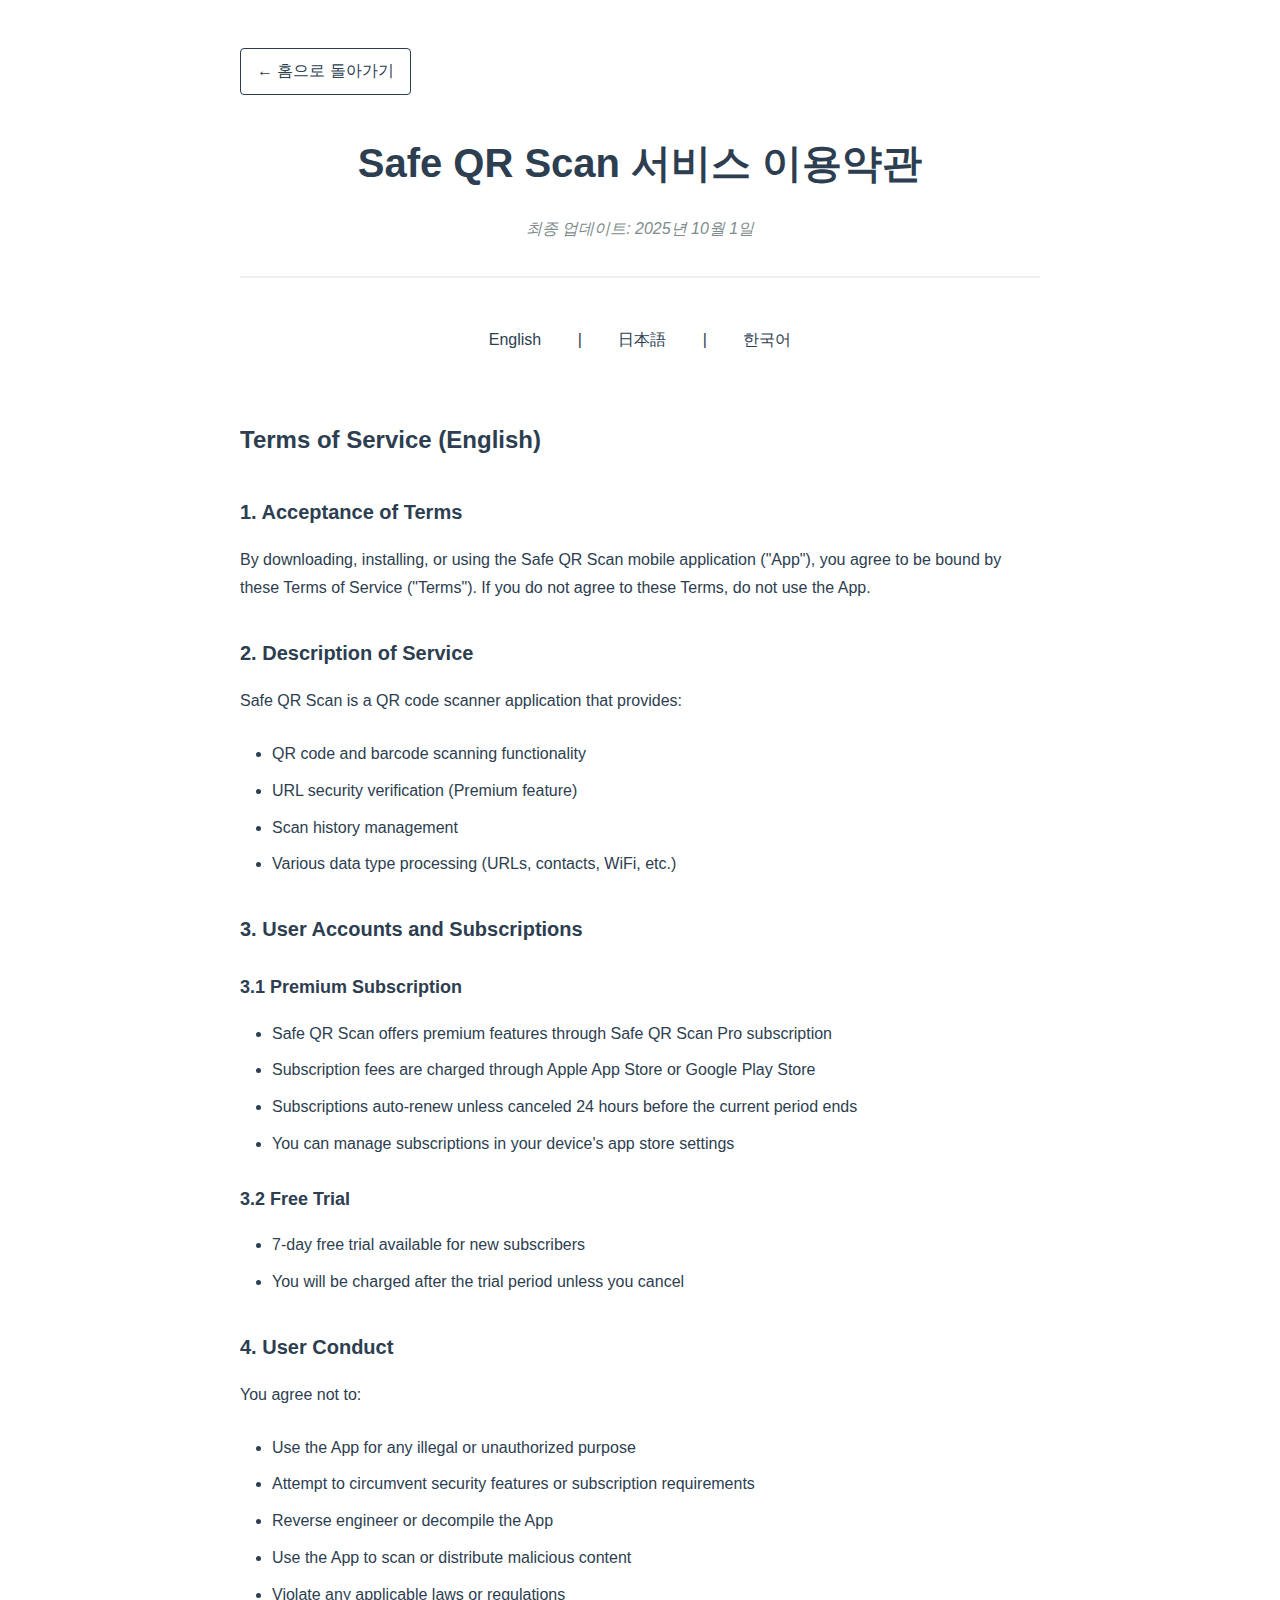
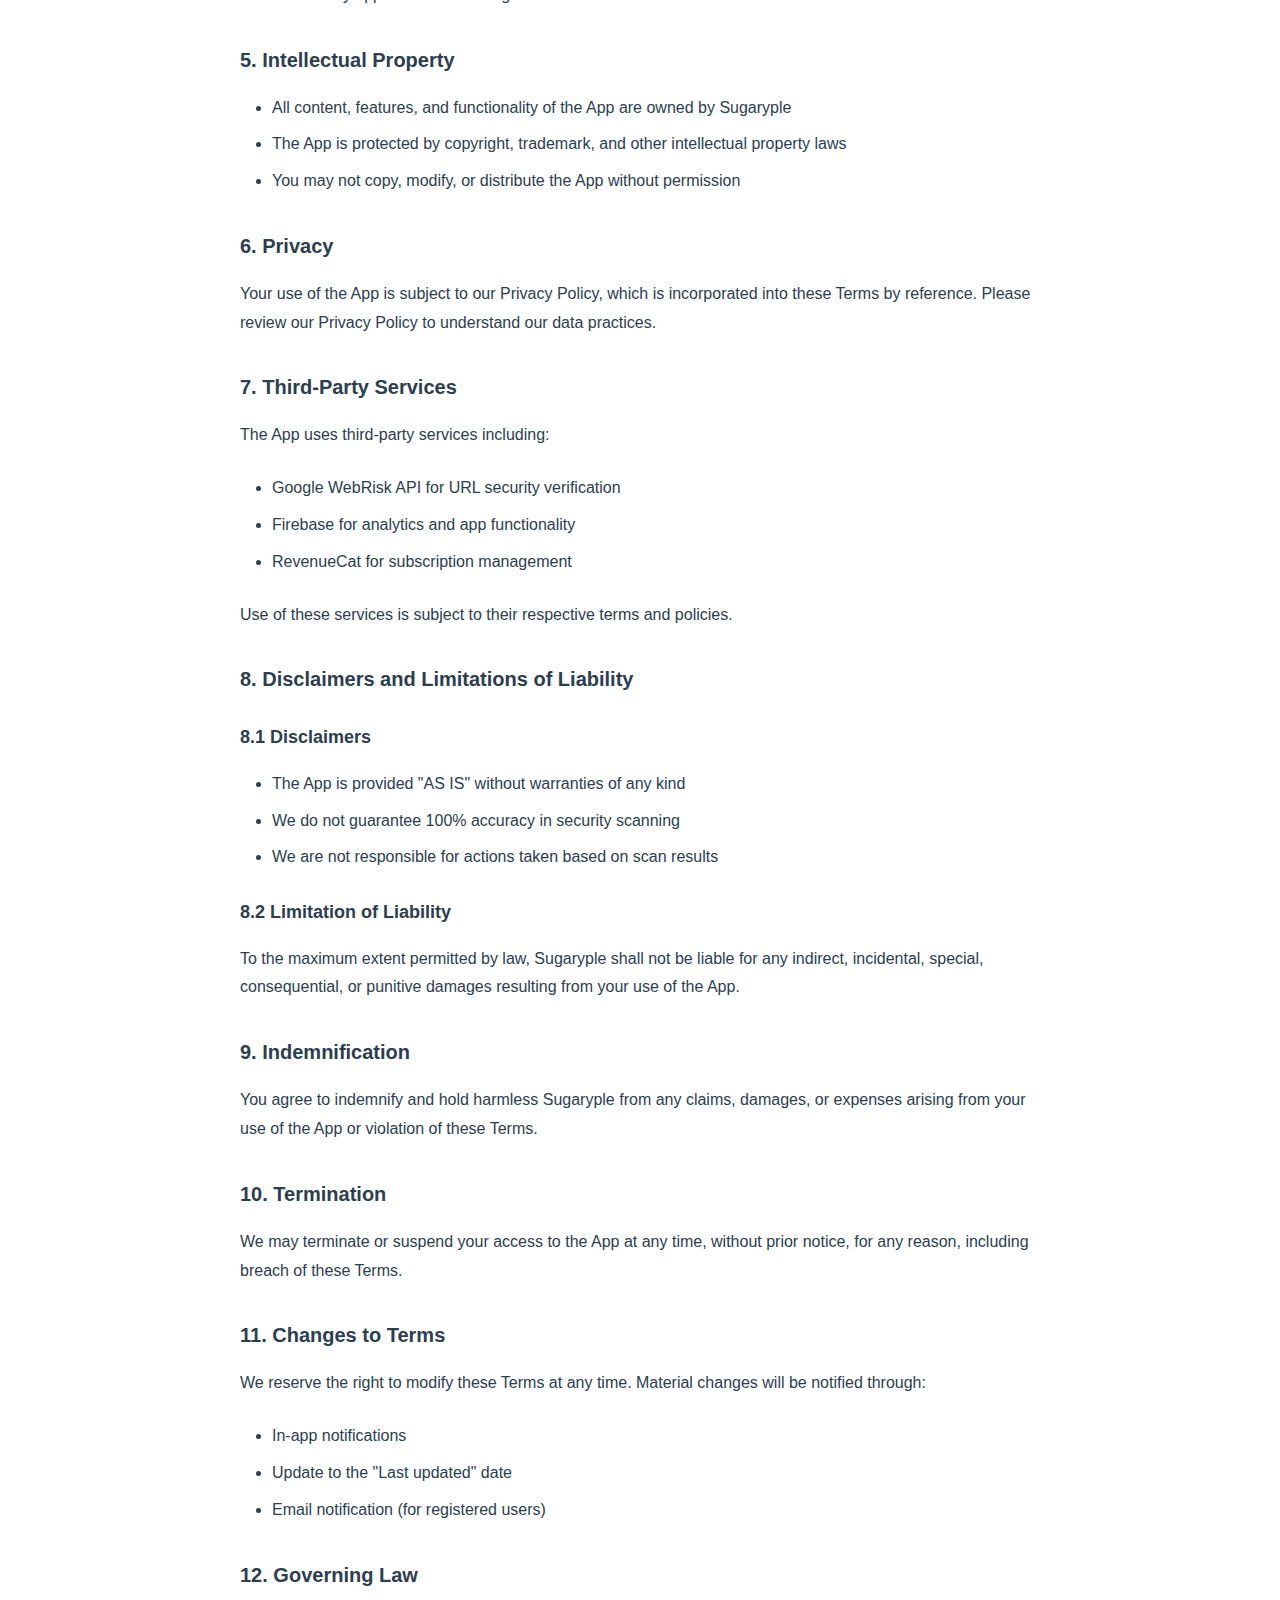
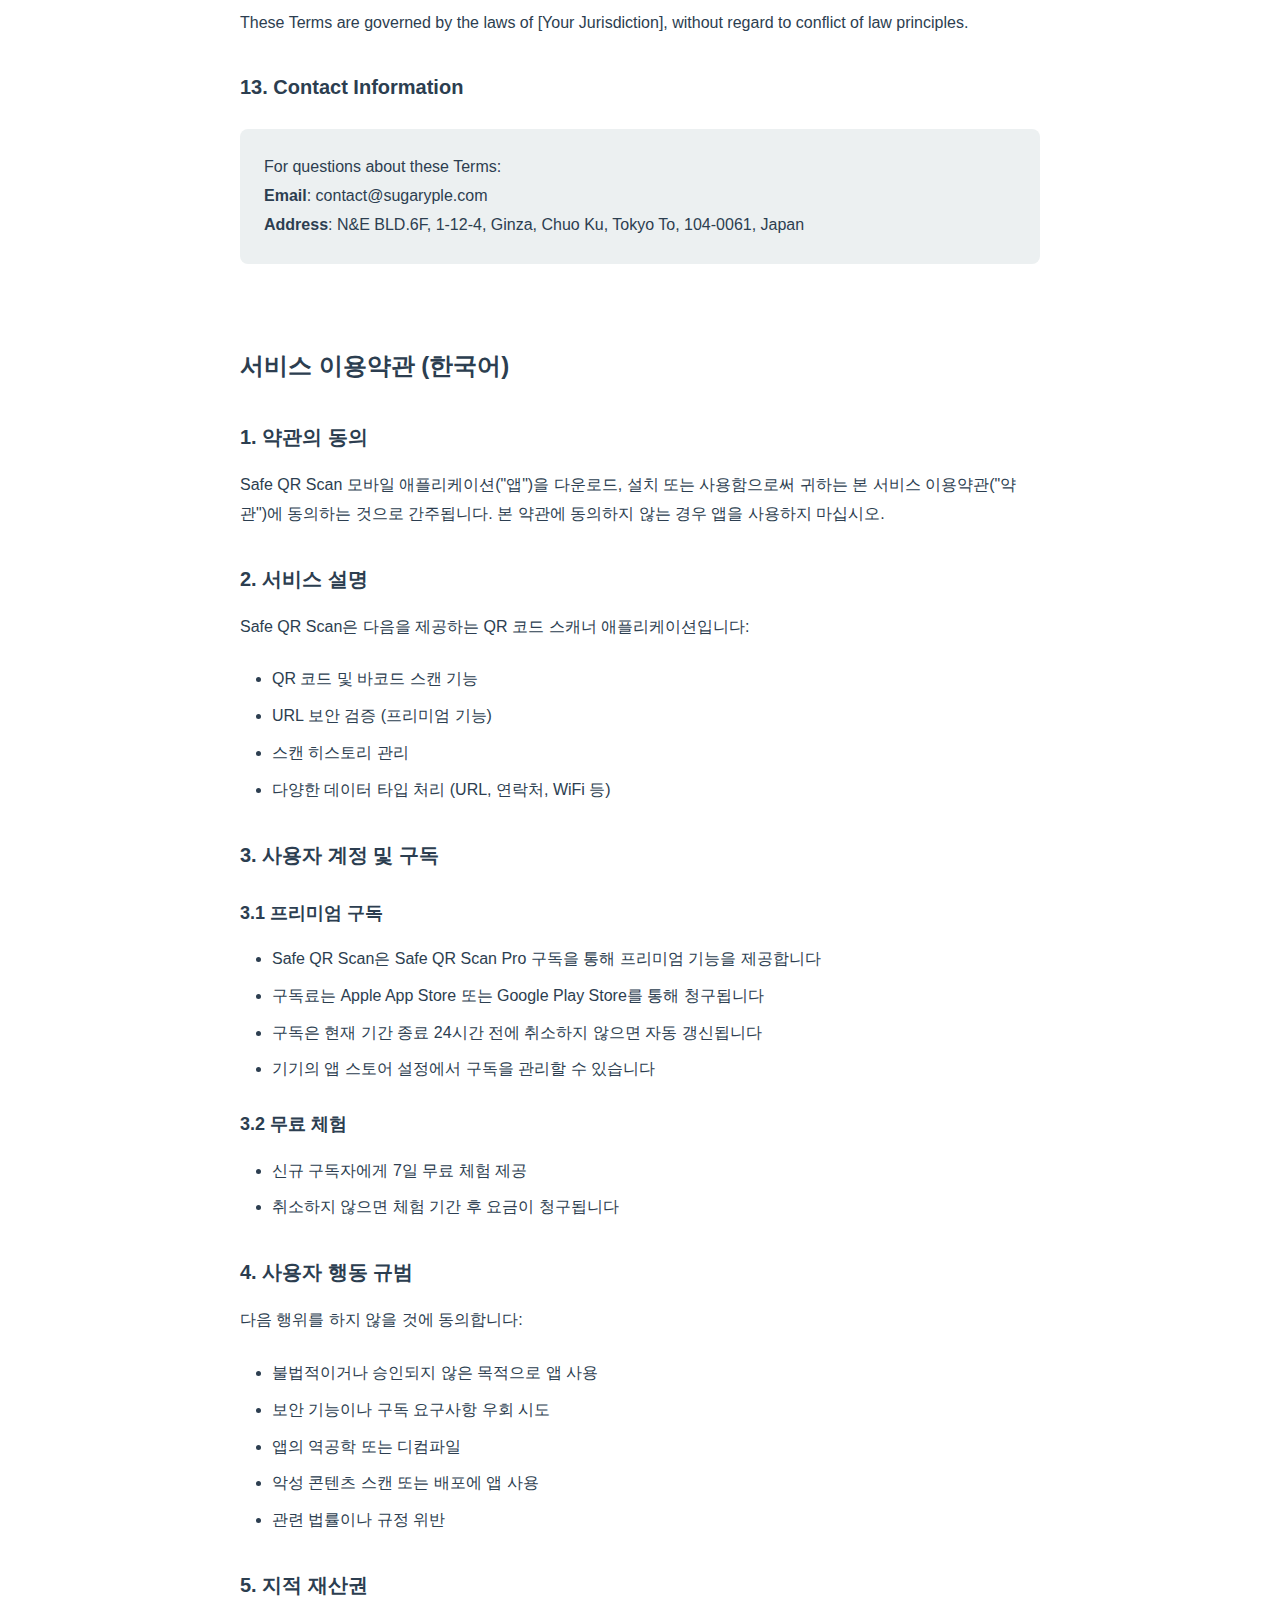
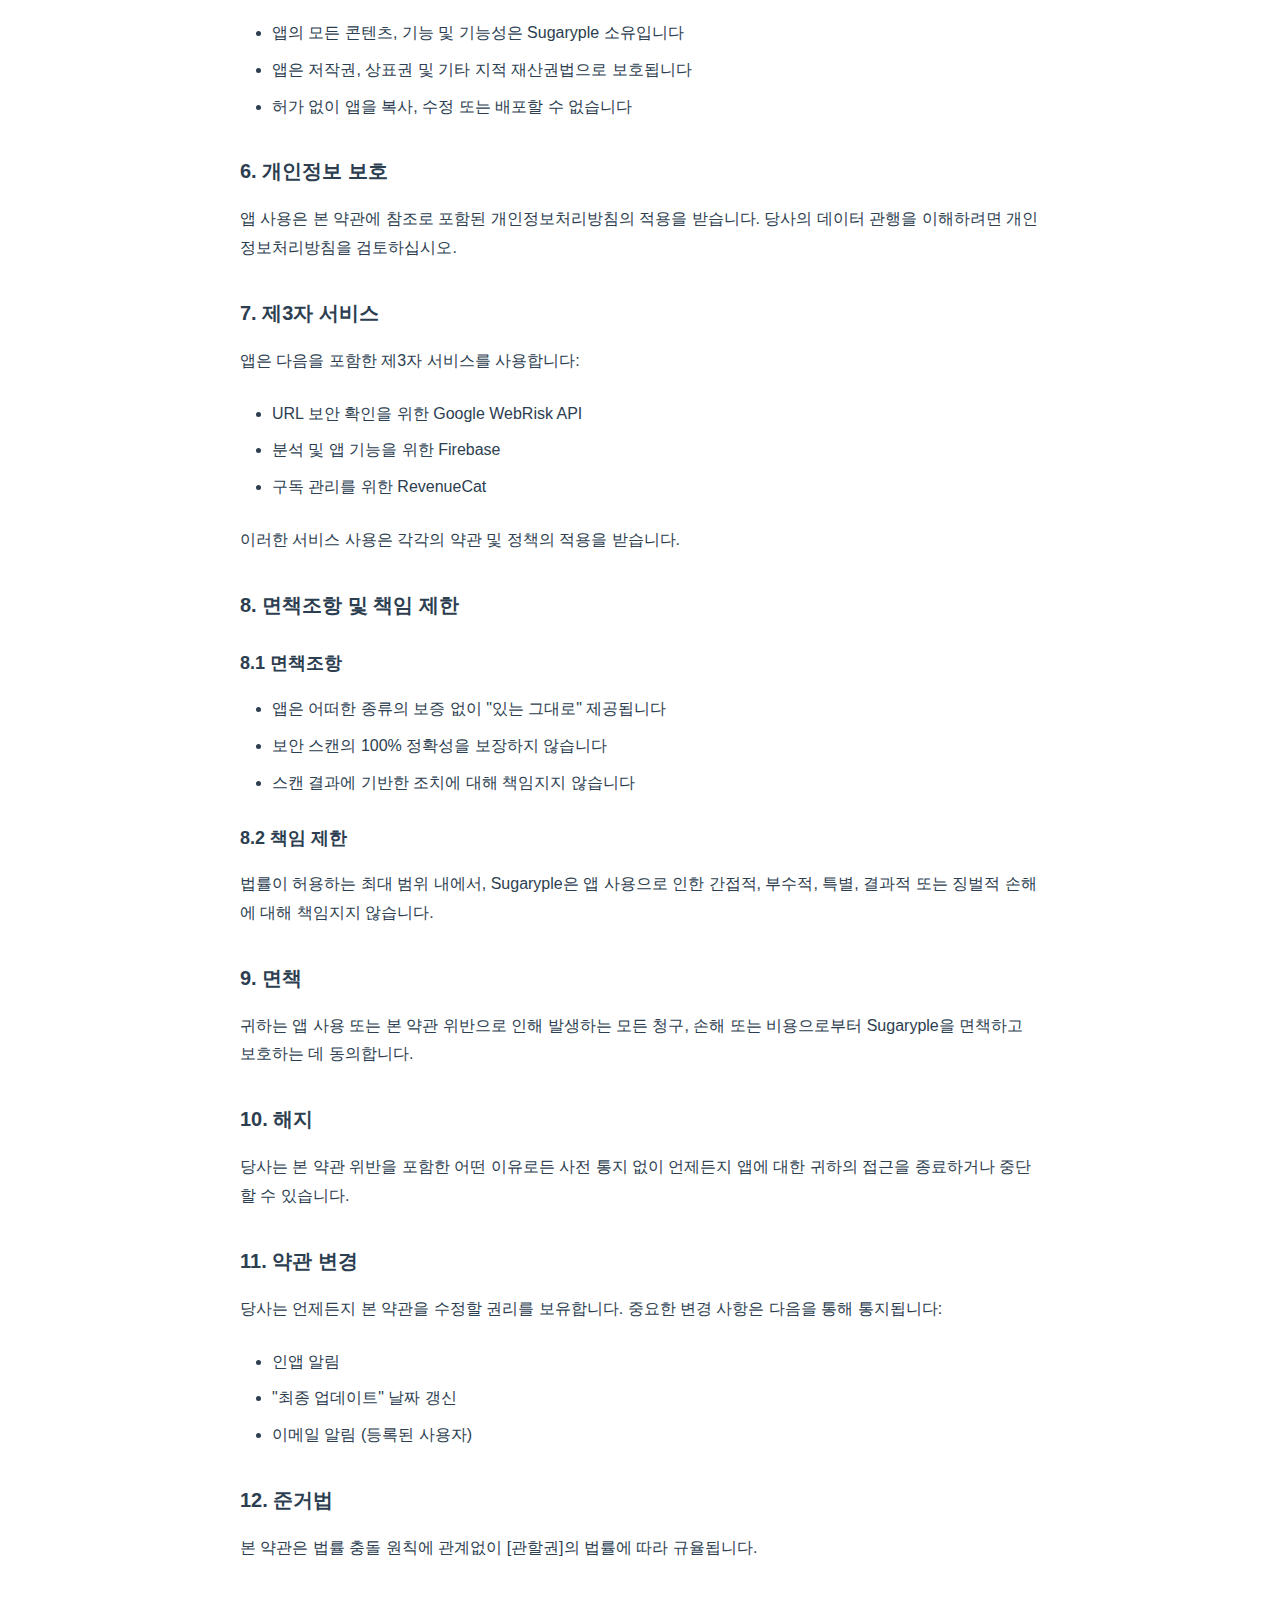
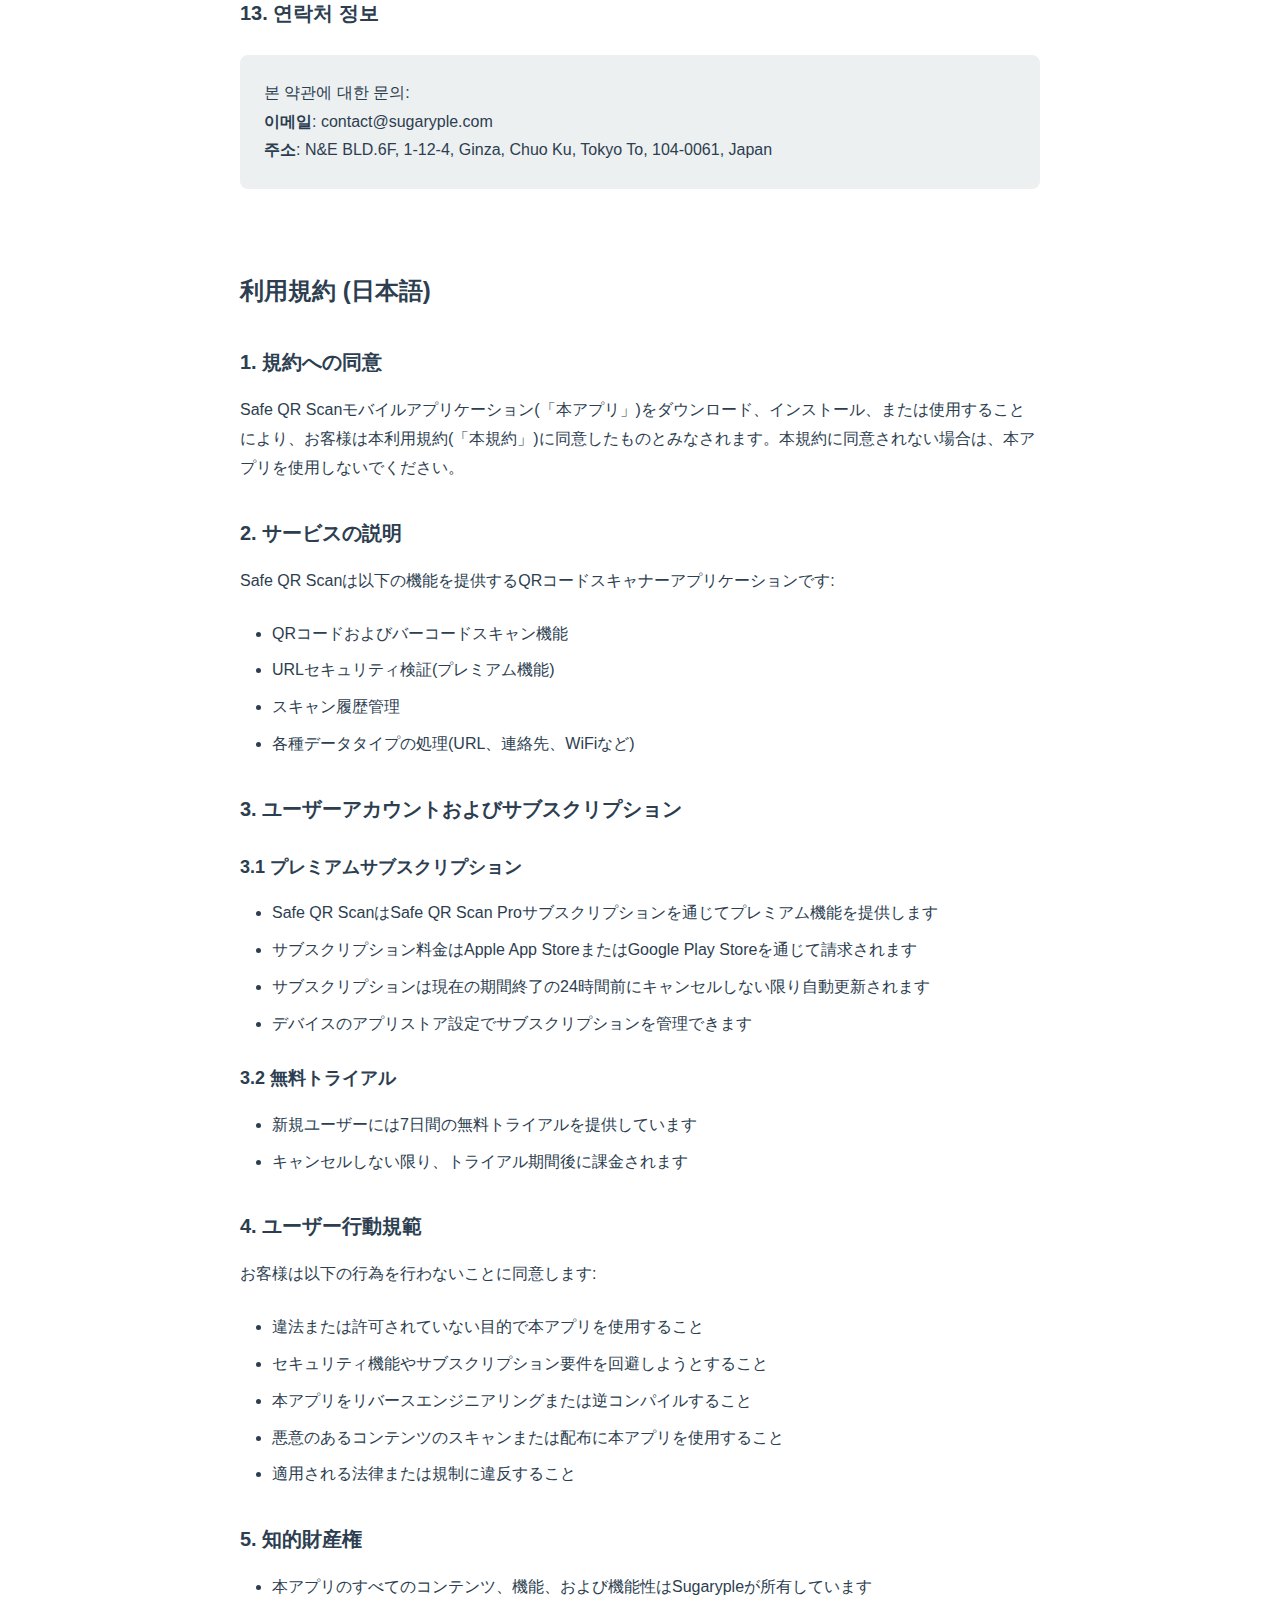
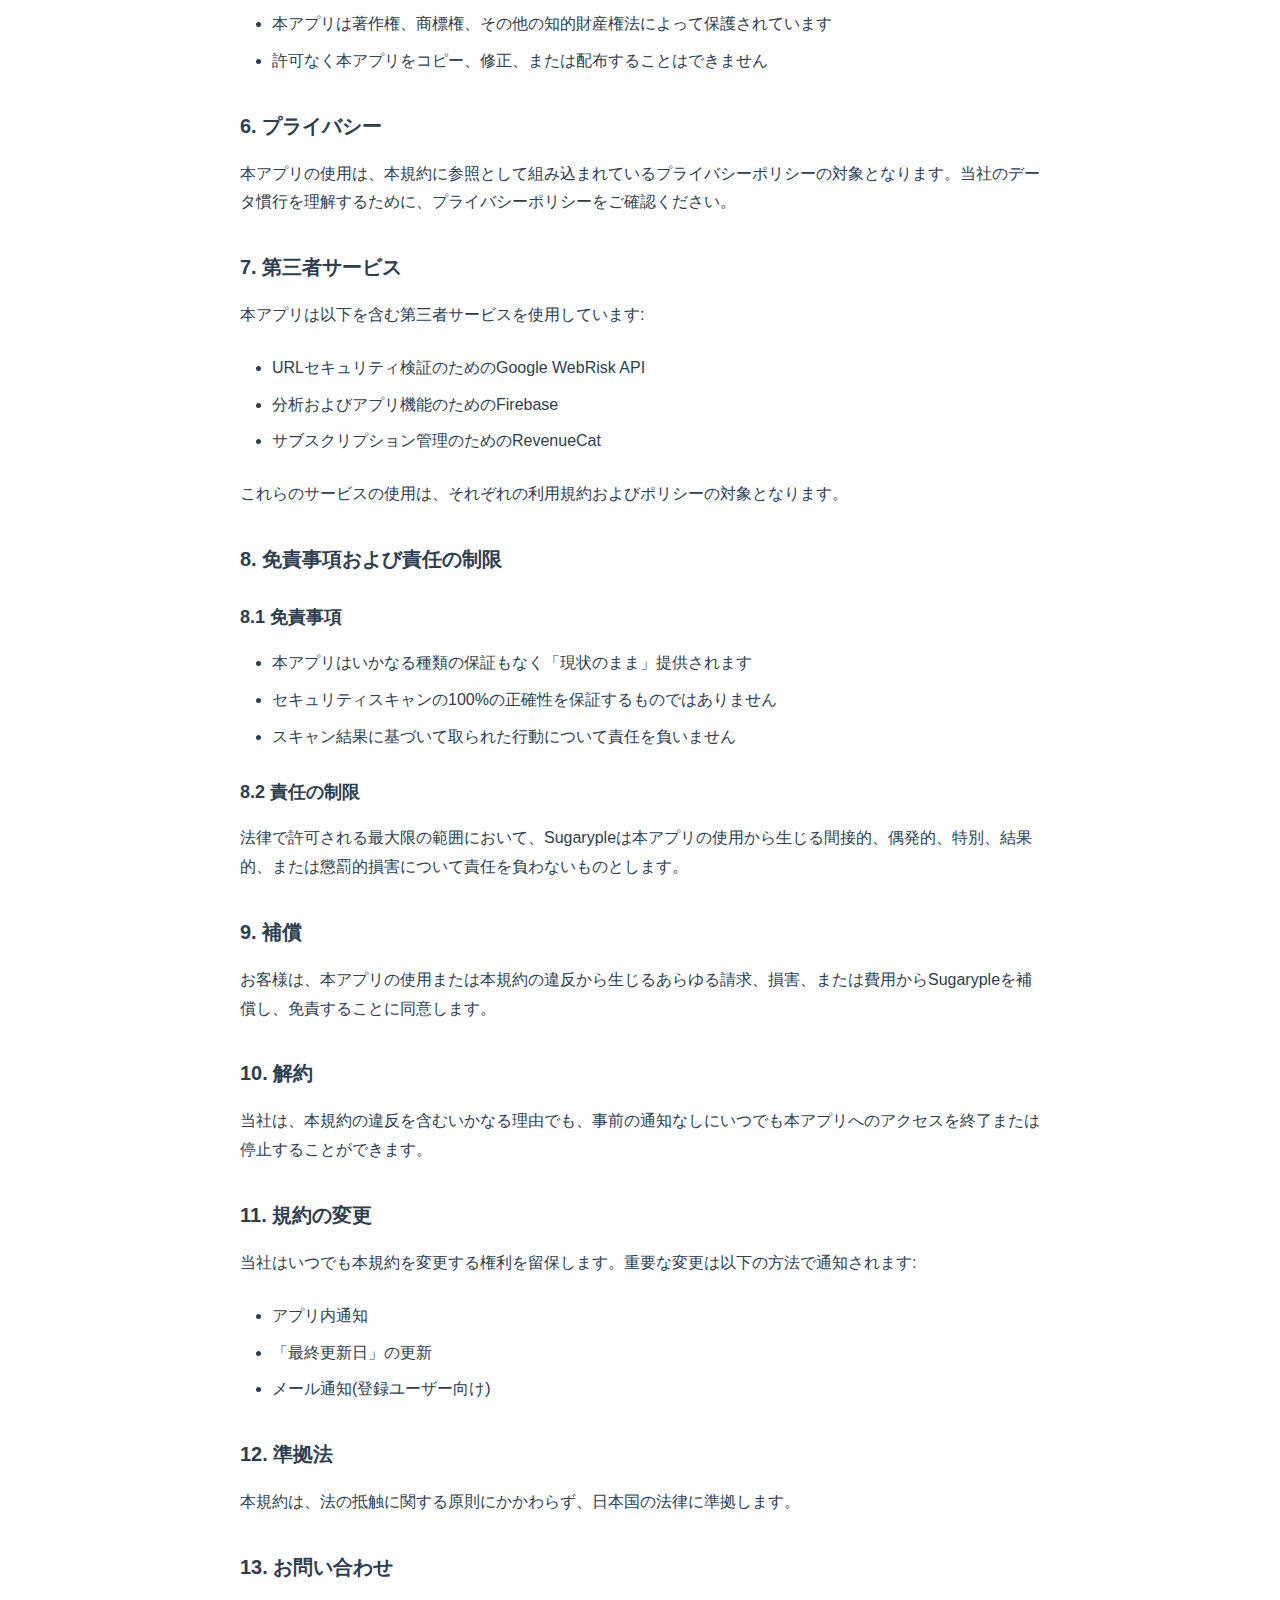
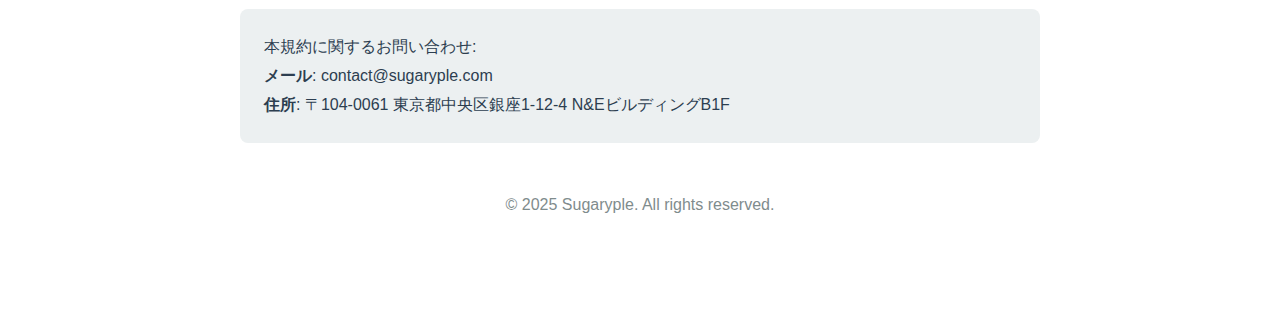
<file: terms-of-service.html>
<!DOCTYPE html>
<html lang="ko">
<head>
    <meta charset="UTF-8">
    <meta name="viewport" content="width=device-width, initial-scale=1.0">
    <title>Safe QR Scan - 서비스 이용약관</title>
    <meta name="description" content="Safe QR Scan 서비스 이용약관 - 안전한 QR 코드 스캐너">
    <meta name="robots" content="noindex">
    <link rel="icon" type="image/png" href="public/images/ic_launcher_foreground.png">
    <link rel="stylesheet" href="styles.css">
    <style>
        .legal-page {
            padding: var(--spacing-xl) 0;
            background: var(--safeqr-white);
            min-height: 100vh;
        }
        .legal-content {
            max-width: 800px;
            margin: 0 auto;
            line-height: 1.8;
        }
        .legal-header {
            text-align: center;
            margin-bottom: var(--spacing-xl);
            padding-bottom: var(--spacing-lg);
            border-bottom: 2px solid var(--safeqr-bg);
        }
        .legal-title {
            font-size: 2.5rem;
            color: var(--safeqr-primary);
            margin-bottom: var(--spacing-sm);
        }
        .legal-updated {
            color: var(--safeqr-text-light);
            font-style: italic;
        }
        .language-nav {
            text-align: center;
            margin-bottom: var(--spacing-lg);
        }
        .language-nav a {
            color: var(--safeqr-primary);
            text-decoration: none;
            margin: 0 var(--spacing-sm);
            padding: var(--spacing-xs) var(--spacing-sm);
            border-radius: 4px;
            transition: background 0.3s ease;
        }
        .language-nav a:hover {
            background: var(--safeqr-bg);
        }
        .section {
            margin-bottom: var(--spacing-xl);
        }
        .section h2 {
            font-size: 1.5rem;
            color: var(--safeqr-primary);
            margin-bottom: var(--spacing-md);
            padding-top: var(--spacing-lg);
        }
        .section h3 {
            font-size: 1.25rem;
            color: var(--safeqr-text);
            margin: var(--spacing-lg) 0 var(--spacing-sm) 0;
        }
        .section h4 {
            font-size: 1.125rem;
            color: var(--safeqr-text);
            margin: var(--spacing-md) 0 var(--spacing-sm) 0;
        }
        .section p {
            margin-bottom: var(--spacing-md);
            color: var(--safeqr-text);
        }
        .section ul {
            margin-bottom: var(--spacing-md);
            padding-left: var(--spacing-lg);
        }
        .section li {
            margin-bottom: var(--spacing-xs);
            color: var(--safeqr-text);
        }
        .contact-info {
            background: var(--safeqr-bg);
            padding: var(--spacing-md);
            border-radius: 8px;
            margin: var(--spacing-md) 0;
        }
        .back-link {
            display: inline-block;
            margin-bottom: var(--spacing-lg);
            color: var(--safeqr-primary);
            text-decoration: none;
            padding: var(--spacing-xs) var(--spacing-sm);
            border: 1px solid var(--safeqr-primary);
            border-radius: 4px;
            transition: all 0.3s ease;
        }
        .back-link:hover {
            background: var(--safeqr-primary);
            color: var(--safeqr-white);
        }
        @media (max-width: 768px) {
            .legal-title {
                font-size: 2rem;
            }
            .container {
                padding: 0 var(--spacing-sm);
            }
        }
    </style>
</head>
<body>
    <div class="legal-page">
        <div class="container">
            <div class="legal-content">
                <a href="index.html" class="back-link">← 홈으로 돌아가기</a>

                <div class="legal-header">
                    <h1 class="legal-title">Safe QR Scan 서비스 이용약관</h1>
                    <p class="legal-updated">최종 업데이트: 2025년 10월 1일</p>
                </div>

                <div class="language-nav">
                    <a href="#english">English</a> | <a href="#japanese">日本語</a> | <a href="#korean">한국어</a>
                </div>

                <div id="english" class="section">
                    <h2>Terms of Service (English)</h2>

                    <h3>1. Acceptance of Terms</h3>
                    <p>By downloading, installing, or using the Safe QR Scan mobile application ("App"), you agree to be bound by these Terms of Service ("Terms"). If you do not agree to these Terms, do not use the App.</p>

                    <h3>2. Description of Service</h3>
                    <p>Safe QR Scan is a QR code scanner application that provides:</p>
                    <ul>
                        <li>QR code and barcode scanning functionality</li>
                        <li>URL security verification (Premium feature)</li>
                        <li>Scan history management</li>
                        <li>Various data type processing (URLs, contacts, WiFi, etc.)</li>
                    </ul>

                    <h3>3. User Accounts and Subscriptions</h3>

                    <h4>3.1 Premium Subscription</h4>
                    <ul>
                        <li>Safe QR Scan offers premium features through Safe QR Scan Pro subscription</li>
                        <li>Subscription fees are charged through Apple App Store or Google Play Store</li>
                        <li>Subscriptions auto-renew unless canceled 24 hours before the current period ends</li>
                        <li>You can manage subscriptions in your device's app store settings</li>
                    </ul>

                    <h4>3.2 Free Trial</h4>
                    <ul>
                        <li>7-day free trial available for new subscribers</li>
                        <li>You will be charged after the trial period unless you cancel</li>
                    </ul>

                    <h3>4. User Conduct</h3>
                    <p>You agree not to:</p>
                    <ul>
                        <li>Use the App for any illegal or unauthorized purpose</li>
                        <li>Attempt to circumvent security features or subscription requirements</li>
                        <li>Reverse engineer or decompile the App</li>
                        <li>Use the App to scan or distribute malicious content</li>
                        <li>Violate any applicable laws or regulations</li>
                    </ul>

                    <h3>5. Intellectual Property</h3>
                    <ul>
                        <li>All content, features, and functionality of the App are owned by Sugaryple</li>
                        <li>The App is protected by copyright, trademark, and other intellectual property laws</li>
                        <li>You may not copy, modify, or distribute the App without permission</li>
                    </ul>

                    <h3>6. Privacy</h3>
                    <p>Your use of the App is subject to our Privacy Policy, which is incorporated into these Terms by reference. Please review our Privacy Policy to understand our data practices.</p>

                    <h3>7. Third-Party Services</h3>
                    <p>The App uses third-party services including:</p>
                    <ul>
                        <li>Google WebRisk API for URL security verification</li>
                        <li>Firebase for analytics and app functionality</li>
                        <li>RevenueCat for subscription management</li>
                    </ul>
                    <p>Use of these services is subject to their respective terms and policies.</p>

                    <h3>8. Disclaimers and Limitations of Liability</h3>

                    <h4>8.1 Disclaimers</h4>
                    <ul>
                        <li>The App is provided "AS IS" without warranties of any kind</li>
                        <li>We do not guarantee 100% accuracy in security scanning</li>
                        <li>We are not responsible for actions taken based on scan results</li>
                    </ul>

                    <h4>8.2 Limitation of Liability</h4>
                    <p>To the maximum extent permitted by law, Sugaryple shall not be liable for any indirect, incidental, special, consequential, or punitive damages resulting from your use of the App.</p>

                    <h3>9. Indemnification</h3>
                    <p>You agree to indemnify and hold harmless Sugaryple from any claims, damages, or expenses arising from your use of the App or violation of these Terms.</p>

                    <h3>10. Termination</h3>
                    <p>We may terminate or suspend your access to the App at any time, without prior notice, for any reason, including breach of these Terms.</p>

                    <h3>11. Changes to Terms</h3>
                    <p>We reserve the right to modify these Terms at any time. Material changes will be notified through:</p>
                    <ul>
                        <li>In-app notifications</li>
                        <li>Update to the "Last updated" date</li>
                        <li>Email notification (for registered users)</li>
                    </ul>

                    <h3>12. Governing Law</h3>
                    <p>These Terms are governed by the laws of [Your Jurisdiction], without regard to conflict of law principles.</p>

                    <h3>13. Contact Information</h3>
                    <div class="contact-info">
                        For questions about these Terms:<br>
                        <strong>Email</strong>: contact@sugaryple.com<br>
                        <strong>Address</strong>: N&E BLD.6F, 1-12-4, Ginza, Chuo Ku, Tokyo To, 104-0061, Japan
                    </div>
                </div>

                <div id="korean" class="section">
                    <h2>서비스 이용약관 (한국어)</h2>

                    <h3>1. 약관의 동의</h3>
                    <p>Safe QR Scan 모바일 애플리케이션("앱")을 다운로드, 설치 또는 사용함으로써 귀하는 본 서비스 이용약관("약관")에 동의하는 것으로 간주됩니다. 본 약관에 동의하지 않는 경우 앱을 사용하지 마십시오.</p>

                    <h3>2. 서비스 설명</h3>
                    <p>Safe QR Scan은 다음을 제공하는 QR 코드 스캐너 애플리케이션입니다:</p>
                    <ul>
                        <li>QR 코드 및 바코드 스캔 기능</li>
                        <li>URL 보안 검증 (프리미엄 기능)</li>
                        <li>스캔 히스토리 관리</li>
                        <li>다양한 데이터 타입 처리 (URL, 연락처, WiFi 등)</li>
                    </ul>

                    <h3>3. 사용자 계정 및 구독</h3>

                    <h4>3.1 프리미엄 구독</h4>
                    <ul>
                        <li>Safe QR Scan은 Safe QR Scan Pro 구독을 통해 프리미엄 기능을 제공합니다</li>
                        <li>구독료는 Apple App Store 또는 Google Play Store를 통해 청구됩니다</li>
                        <li>구독은 현재 기간 종료 24시간 전에 취소하지 않으면 자동 갱신됩니다</li>
                        <li>기기의 앱 스토어 설정에서 구독을 관리할 수 있습니다</li>
                    </ul>

                    <h4>3.2 무료 체험</h4>
                    <ul>
                        <li>신규 구독자에게 7일 무료 체험 제공</li>
                        <li>취소하지 않으면 체험 기간 후 요금이 청구됩니다</li>
                    </ul>

                    <h3>4. 사용자 행동 규범</h3>
                    <p>다음 행위를 하지 않을 것에 동의합니다:</p>
                    <ul>
                        <li>불법적이거나 승인되지 않은 목적으로 앱 사용</li>
                        <li>보안 기능이나 구독 요구사항 우회 시도</li>
                        <li>앱의 역공학 또는 디컴파일</li>
                        <li>악성 콘텐츠 스캔 또는 배포에 앱 사용</li>
                        <li>관련 법률이나 규정 위반</li>
                    </ul>

                    <h3>5. 지적 재산권</h3>
                    <ul>
                        <li>앱의 모든 콘텐츠, 기능 및 기능성은 Sugaryple 소유입니다</li>
                        <li>앱은 저작권, 상표권 및 기타 지적 재산권법으로 보호됩니다</li>
                        <li>허가 없이 앱을 복사, 수정 또는 배포할 수 없습니다</li>
                    </ul>

                    <h3>6. 개인정보 보호</h3>
                    <p>앱 사용은 본 약관에 참조로 포함된 개인정보처리방침의 적용을 받습니다. 당사의 데이터 관행을 이해하려면 개인정보처리방침을 검토하십시오.</p>

                    <h3>7. 제3자 서비스</h3>
                    <p>앱은 다음을 포함한 제3자 서비스를 사용합니다:</p>
                    <ul>
                        <li>URL 보안 확인을 위한 Google WebRisk API</li>
                        <li>분석 및 앱 기능을 위한 Firebase</li>
                        <li>구독 관리를 위한 RevenueCat</li>
                    </ul>
                    <p>이러한 서비스 사용은 각각의 약관 및 정책의 적용을 받습니다.</p>

                    <h3>8. 면책조항 및 책임 제한</h3>

                    <h4>8.1 면책조항</h4>
                    <ul>
                        <li>앱은 어떠한 종류의 보증 없이 "있는 그대로" 제공됩니다</li>
                        <li>보안 스캔의 100% 정확성을 보장하지 않습니다</li>
                        <li>스캔 결과에 기반한 조치에 대해 책임지지 않습니다</li>
                    </ul>

                    <h4>8.2 책임 제한</h4>
                    <p>법률이 허용하는 최대 범위 내에서, Sugaryple은 앱 사용으로 인한 간접적, 부수적, 특별, 결과적 또는 징벌적 손해에 대해 책임지지 않습니다.</p>

                    <h3>9. 면책</h3>
                    <p>귀하는 앱 사용 또는 본 약관 위반으로 인해 발생하는 모든 청구, 손해 또는 비용으로부터 Sugaryple을 면책하고 보호하는 데 동의합니다.</p>

                    <h3>10. 해지</h3>
                    <p>당사는 본 약관 위반을 포함한 어떤 이유로든 사전 통지 없이 언제든지 앱에 대한 귀하의 접근을 종료하거나 중단할 수 있습니다.</p>

                    <h3>11. 약관 변경</h3>
                    <p>당사는 언제든지 본 약관을 수정할 권리를 보유합니다. 중요한 변경 사항은 다음을 통해 통지됩니다:</p>
                    <ul>
                        <li>인앱 알림</li>
                        <li>"최종 업데이트" 날짜 갱신</li>
                        <li>이메일 알림 (등록된 사용자)</li>
                    </ul>

                    <h3>12. 준거법</h3>
                    <p>본 약관은 법률 충돌 원칙에 관계없이 [관할권]의 법률에 따라 규율됩니다.</p>

                    <h3>13. 연락처 정보</h3>
                    <div class="contact-info">
                        본 약관에 대한 문의:<br>
                        <strong>이메일</strong>: contact@sugaryple.com<br>
                        <strong>주소</strong>: N&E BLD.6F, 1-12-4, Ginza, Chuo Ku, Tokyo To, 104-0061, Japan
                    </div>
                </div>

                <div id="japanese" class="section">
                    <h2>利用規約 (日本語)</h2>

                    <h3>1. 規約への同意</h3>
                    <p>Safe QR Scanモバイルアプリケーション(「本アプリ」)をダウンロード、インストール、または使用することにより、お客様は本利用規約(「本規約」)に同意したものとみなされます。本規約に同意されない場合は、本アプリを使用しないでください。</p>

                    <h3>2. サービスの説明</h3>
                    <p>Safe QR Scanは以下の機能を提供するQRコードスキャナーアプリケーションです:</p>
                    <ul>
                        <li>QRコードおよびバーコードスキャン機能</li>
                        <li>URLセキュリティ検証(プレミアム機能)</li>
                        <li>スキャン履歴管理</li>
                        <li>各種データタイプの処理(URL、連絡先、WiFiなど)</li>
                    </ul>

                    <h3>3. ユーザーアカウントおよびサブスクリプション</h3>

                    <h4>3.1 プレミアムサブスクリプション</h4>
                    <ul>
                        <li>Safe QR ScanはSafe QR Scan Proサブスクリプションを通じてプレミアム機能を提供します</li>
                        <li>サブスクリプション料金はApple App StoreまたはGoogle Play Storeを通じて請求されます</li>
                        <li>サブスクリプションは現在の期間終了の24時間前にキャンセルしない限り自動更新されます</li>
                        <li>デバイスのアプリストア設定でサブスクリプションを管理できます</li>
                    </ul>

                    <h4>3.2 無料トライアル</h4>
                    <ul>
                        <li>新規ユーザーには7日間の無料トライアルを提供しています</li>
                        <li>キャンセルしない限り、トライアル期間後に課金されます</li>
                    </ul>

                    <h3>4. ユーザー行動規範</h3>
                    <p>お客様は以下の行為を行わないことに同意します:</p>
                    <ul>
                        <li>違法または許可されていない目的で本アプリを使用すること</li>
                        <li>セキュリティ機能やサブスクリプション要件を回避しようとすること</li>
                        <li>本アプリをリバースエンジニアリングまたは逆コンパイルすること</li>
                        <li>悪意のあるコンテンツのスキャンまたは配布に本アプリを使用すること</li>
                        <li>適用される法律または規制に違反すること</li>
                    </ul>

                    <h3>5. 知的財産権</h3>
                    <ul>
                        <li>本アプリのすべてのコンテンツ、機能、および機能性はSugarypleが所有しています</li>
                        <li>本アプリは著作権、商標権、その他の知的財産権法によって保護されています</li>
                        <li>許可なく本アプリをコピー、修正、または配布することはできません</li>
                    </ul>

                    <h3>6. プライバシー</h3>
                    <p>本アプリの使用は、本規約に参照として組み込まれているプライバシーポリシーの対象となります。当社のデータ慣行を理解するために、プライバシーポリシーをご確認ください。</p>

                    <h3>7. 第三者サービス</h3>
                    <p>本アプリは以下を含む第三者サービスを使用しています:</p>
                    <ul>
                        <li>URLセキュリティ検証のためのGoogle WebRisk API</li>
                        <li>分析およびアプリ機能のためのFirebase</li>
                        <li>サブスクリプション管理のためのRevenueCat</li>
                    </ul>
                    <p>これらのサービスの使用は、それぞれの利用規約およびポリシーの対象となります。</p>

                    <h3>8. 免責事項および責任の制限</h3>

                    <h4>8.1 免責事項</h4>
                    <ul>
                        <li>本アプリはいかなる種類の保証もなく「現状のまま」提供されます</li>
                        <li>セキュリティスキャンの100%の正確性を保証するものではありません</li>
                        <li>スキャン結果に基づいて取られた行動について責任を負いません</li>
                    </ul>

                    <h4>8.2 責任の制限</h4>
                    <p>法律で許可される最大限の範囲において、Sugarypleは本アプリの使用から生じる間接的、偶発的、特別、結果的、または懲罰的損害について責任を負わないものとします。</p>

                    <h3>9. 補償</h3>
                    <p>お客様は、本アプリの使用または本規約の違反から生じるあらゆる請求、損害、または費用からSugarypleを補償し、免責することに同意します。</p>

                    <h3>10. 解約</h3>
                    <p>当社は、本規約の違反を含むいかなる理由でも、事前の通知なしにいつでも本アプリへのアクセスを終了または停止することができます。</p>

                    <h3>11. 規約の変更</h3>
                    <p>当社はいつでも本規約を変更する権利を留保します。重要な変更は以下の方法で通知されます:</p>
                    <ul>
                        <li>アプリ内通知</li>
                        <li>「最終更新日」の更新</li>
                        <li>メール通知(登録ユーザー向け)</li>
                    </ul>

                    <h3>12. 準拠法</h3>
                    <p>本規約は、法の抵触に関する原則にかかわらず、日本国の法律に準拠します。</p>

                    <h3>13. お問い合わせ</h3>
                    <div class="contact-info">
                        本規約に関するお問い合わせ:<br>
                        <strong>メール</strong>: contact@sugaryple.com<br>
                        <strong>住所</strong>: 〒104-0061 東京都中央区銀座1-12-4 N&EビルディングB1F
                    </div>
                </div>

                <div class="section">
                    <p style="text-align: center; margin-top: var(--spacing-xl); color: var(--safeqr-text-light);">
                        © 2025 Sugaryple. All rights reserved.
                    </p>
                </div>
            </div>
        </div>
    </div>
</body>
</html>
</file>
<file: styles.css>
:root {
  /* Main Brand Colors */
  --safeqr-primary: #2C3E50;
  --safeqr-primary-dark: #1A252F;
  --safeqr-primary-light: #34495E;

  /* Accessibility Enhanced Colors */
  --focus-ring: 0 0 0 3px rgba(44,62,80,.35);
  --safeqr-safe-a11y: #27AE60;
  --safeqr-danger-a11y: #E74C3C;

  /* Secondary Colors */
  --safeqr-bg: #ECF0F1;
  --safeqr-text: #2C3E50;
  --safeqr-text-light: #7F8C8D;
  --safeqr-white: #FFFFFF;

  /* Spacing */
  --spacing-xs: 0.5rem;
  --spacing-sm: 1rem;
  --spacing-md: 1.5rem;
  --spacing-lg: 2rem;
  --spacing-xl: 3rem;
  --spacing-xxl: 4rem;

  /* Typography */
  --font-system: -apple-system, BlinkMacSystemFont, "Segoe UI", Roboto, "Helvetica Neue", Arial, sans-serif;
}

/* Reset & Base */
* {
  margin: 0;
  padding: 0;
  box-sizing: border-box;
}

html {
  scroll-behavior: smooth;
}

body {
  font-family: var(--font-system);
  color: var(--safeqr-text);
  line-height: 1.6;
  background: var(--safeqr-white);
  overflow-x: hidden;
}

.container {
  max-width: 1200px;
  margin: 0 auto;
  padding: 0 var(--spacing-md);
}

/* Language Selector */
.language-selector {
  position: fixed;
  top: var(--spacing-md);
  right: var(--spacing-md);
  z-index: 1000;
}

.language-selector select {
  padding: var(--spacing-xs) var(--spacing-sm);
  border: 1px solid var(--safeqr-primary);
  border-radius: 4px;
  background: var(--safeqr-white);
  color: var(--safeqr-text);
  font-size: 14px;
  cursor: pointer;
}

.language-selector select:focus {
  outline: none;
  box-shadow: var(--focus-ring);
}

/* Hero Section */
.hero {
  padding: var(--spacing-xxl) 0;
  text-align: center;
  background: linear-gradient(135deg, #f5f7fa 0%, #c3cfe2 100%);
  min-height: 100vh;
  display: flex;
  align-items: center;
  justify-content: center;
}

.app-icon {
  width: 120px;
  height: 120px;
  margin-bottom: var(--spacing-lg);
  filter: drop-shadow(0 4px 6px rgba(0,0,0,0.1));
  animation: float 3s ease-in-out infinite;
  border-radius: 15%;
}

@keyframes float {
  0%, 100% { transform: translateY(0px); }
  50% { transform: translateY(-10px); }
}

.hero h1 {
  font-size: clamp(1.75rem, 4vw, 3rem);
  font-weight: 700;
  color: var(--safeqr-primary);
  margin-bottom: var(--spacing-md);
  line-height: 1.2;
}

.subtitle {
  font-size: clamp(1rem, 2vw, 1.25rem);
  color: var(--safeqr-text-light);
  margin-bottom: var(--spacing-xl);
  max-width: 600px;
  margin-left: auto;
  margin-right: auto;
}


/* CTA Buttons */
.cta-buttons {
  margin: var(--spacing-lg) 0;
}

.btn {
  display: inline-block;
  padding: var(--spacing-sm) var(--spacing-lg);
  border-radius: 8px;
  text-decoration: none;
  font-weight: 600;
  font-size: 1.125rem;
  transition: all 0.3s ease;
  border: none;
  cursor: pointer;
}

.btn-primary {
  background: var(--safeqr-primary);
  color: var(--safeqr-white);
}

.btn-primary:hover {
  background: var(--safeqr-primary-dark);
  transform: translateY(-2px);
  box-shadow: 0 10px 20px rgba(44,62,80,0.3);
}

.btn-primary:focus {
  outline: none;
  box-shadow: var(--focus-ring);
}

.store-badges {
  margin-top: var(--spacing-md);
  display: flex;
  gap: var(--spacing-md);
  justify-content: center;
  align-items: center;
}

.store-badge img {
  height: 48px;
  width: auto;
}

.disclaimer {
  font-size: 0.875rem;
  color: var(--safeqr-text-light);
  margin-top: var(--spacing-md);
}

/* Trust Indicators */
.trust-indicators {
  padding: var(--spacing-xl) 0;
  background: var(--safeqr-white);
}

.indicators-grid {
  display: grid;
  grid-template-columns: repeat(auto-fit, minmax(250px, 1fr));
  gap: var(--spacing-lg);
  margin-top: var(--spacing-lg);
}

.indicator {
  text-align: center;
  padding: var(--spacing-md);
}

.indicator-icon {
  font-size: 2.5rem;
  display: block;
  margin-bottom: var(--spacing-sm);
}

.indicator h3 {
  font-size: 1rem;
  color: var(--safeqr-text);
  font-weight: 500;
}

/* Problem & Solution */
.problem-solution {
  padding: var(--spacing-xl) 0;
  background: var(--safeqr-bg);
}

.problem-solution h2 {
  font-size: 2rem;
  color: var(--safeqr-primary);
  margin-bottom: var(--spacing-lg);
  text-align: center;
}

.problems {
  max-width: 800px;
  margin: 0 auto var(--spacing-xl);
}

.problem-item {
  display: flex;
  align-items: flex-start;
  gap: var(--spacing-md);
  margin-bottom: var(--spacing-lg);
  background: var(--safeqr-white);
  padding: var(--spacing-md);
  border-radius: 8px;
  box-shadow: 0 2px 10px rgba(0,0,0,0.05);
}

.problem-icon {
  font-size: 2rem;
  flex-shrink: 0;
}

.problem-item h3 {
  font-size: 1.125rem;
  color: var(--safeqr-text);
  margin-bottom: var(--spacing-xs);
}

.problem-item p {
  color: var(--safeqr-text-light);
  font-size: 0.875rem;
}

.solution {
  max-width: 1000px;
  margin: 0 auto;
}

.solution-flow {
  display: flex;
  justify-content: space-around;
  align-items: center;
  flex-wrap: wrap;
  gap: var(--spacing-md);
  margin-top: var(--spacing-lg);
}

.flow-step {
  background: var(--safeqr-white);
  padding: var(--spacing-md);
  border-radius: 8px;
  text-align: center;
  flex: 1;
  min-width: 200px;
  box-shadow: 0 2px 10px rgba(0,0,0,0.05);
}

.step-number {
  width: 40px;
  height: 40px;
  background: var(--safeqr-primary);
  color: var(--safeqr-white);
  border-radius: 50%;
  display: flex;
  align-items: center;
  justify-content: center;
  margin: 0 auto var(--spacing-sm);
  font-weight: bold;
}

.flow-step h4 {
  font-size: 1rem;
  color: var(--safeqr-text);
}

.flow-arrow {
  font-size: 2rem;
  color: var(--safeqr-primary);
  flex-shrink: 0;
}

/* Features */
.features {
  padding: var(--spacing-xl) 0;
  background: var(--safeqr-white);
}

.features h2 {
  font-size: 2rem;
  color: var(--safeqr-primary);
  text-align: center;
  margin-bottom: var(--spacing-xl);
}

.features-grid {
  display: grid;
  grid-template-columns: repeat(auto-fit, minmax(280px, 1fr));
  gap: var(--spacing-lg);
}

.feature-card {
  background: var(--safeqr-bg);
  padding: var(--spacing-lg);
  border-radius: 12px;
  text-align: center;
  transition: transform 0.3s ease;
  position: relative;
}

.feature-card:hover {
  transform: translateY(-5px);
  box-shadow: 0 10px 30px rgba(0,0,0,0.1);
}

.feature-icon {
  font-size: 3rem;
  display: block;
  margin-bottom: var(--spacing-md);
}

.feature-card h3 {
  font-size: 1.25rem;
  color: var(--safeqr-text);
  margin-bottom: var(--spacing-sm);
}

.feature-card p {
  color: var(--safeqr-text-light);
  font-size: 0.875rem;
}

.feature-badge {
  position: absolute;
  top: var(--spacing-sm);
  right: var(--spacing-sm);
  background: var(--safeqr-primary);
  color: var(--safeqr-white);
  padding: 4px 8px;
  border-radius: 4px;
  font-size: 0.75rem;
  font-weight: 600;
}

/* Pricing */
.pricing {
  padding: var(--spacing-xl) 0;
  background: var(--safeqr-bg);
}

.pricing h2 {
  font-size: 2rem;
  color: var(--safeqr-primary);
  text-align: center;
  margin-bottom: var(--spacing-sm);
}

.pricing-subtitle {
  text-align: center;
  color: var(--safeqr-text-light);
  margin-bottom: var(--spacing-xl);
}

.pricing-cards {
  display: grid;
  grid-template-columns: repeat(auto-fit, minmax(300px, 1fr));
  gap: var(--spacing-lg);
  max-width: 800px;
  margin: 0 auto;
}

.pricing-card {
  background: var(--safeqr-white);
  padding: var(--spacing-xl);
  border-radius: 12px;
  box-shadow: 0 2px 10px rgba(0,0,0,0.05);
  text-align: center;
  position: relative;
}

.pricing-card.featured {
  transform: scale(1.05);
  box-shadow: 0 10px 30px rgba(44,62,80,0.2);
}

.pricing-card .badge {
  position: absolute;
  top: -12px;
  left: 50%;
  transform: translateX(-50%);
  background: var(--safeqr-danger-a11y);
  color: var(--safeqr-white);
  padding: 4px 16px;
  border-radius: 20px;
  font-size: 0.875rem;
  font-weight: 600;
}

.pricing-card h3 {
  font-size: 1.5rem;
  color: var(--safeqr-text);
  margin-bottom: var(--spacing-md);
}

.price {
  display: flex;
  align-items: baseline;
  justify-content: center;
  margin-bottom: var(--spacing-sm);
}

.currency {
  font-size: 1.5rem;
  color: var(--safeqr-text-light);
}

.amount {
  font-size: 3rem;
  font-weight: 700;
  color: var(--safeqr-primary);
  margin: 0 4px;
}

.period {
  color: var(--safeqr-text-light);
}

.annual-price {
  color: var(--safeqr-safe-a11y);
  font-size: 0.875rem;
  margin-bottom: var(--spacing-lg);
}

.features-list {
  list-style: none;
  text-align: left;
  margin: var(--spacing-lg) 0;
}

.features-list li {
  padding: var(--spacing-sm) 0;
  color: var(--safeqr-text);
  font-size: 0.875rem;
}

.pricing-toggle {
  display: flex;
  background: var(--safeqr-bg);
  border-radius: 8px;
  padding: 4px;
  margin-bottom: var(--spacing-md);
  gap: 2px;
}

.toggle-btn {
  flex: 1;
  padding: var(--spacing-xs) var(--spacing-sm);
  border: none;
  border-radius: 6px;
  background: transparent;
  color: var(--safeqr-text-light);
  font-size: 0.875rem;
  font-weight: 500;
  cursor: pointer;
  transition: all 0.3s ease;
}

.toggle-btn.active {
  background: var(--safeqr-primary);
  color: var(--safeqr-white);
  box-shadow: 0 2px 4px rgba(44,62,80,0.2);
}

.toggle-btn:hover:not(.active) {
  background: var(--safeqr-white);
  color: var(--safeqr-text);
}

.savings {
  color: var(--safeqr-safe-a11y);
  font-size: 0.875rem;
  margin-bottom: var(--spacing-lg);
  font-weight: 500;
}

.pricing-note {
  text-align: center;
  color: var(--safeqr-text-light);
  font-size: 0.875rem;
  margin-top: var(--spacing-lg);
}

/* Use Cases */
.use-cases {
  padding: var(--spacing-xl) 0;
  background: var(--safeqr-white);
}

.use-cases h2 {
  font-size: 2rem;
  color: var(--safeqr-primary);
  text-align: center;
  margin-bottom: var(--spacing-xl);
}

.use-case-grid {
  display: grid;
  grid-template-columns: repeat(auto-fit, minmax(300px, 1fr));
  gap: var(--spacing-lg);
}

.use-case {
  padding: var(--spacing-lg);
  background: var(--safeqr-bg);
  border-radius: 8px;
}

.use-case h3 {
  font-size: 1.25rem;
  color: var(--safeqr-primary);
  margin-bottom: var(--spacing-sm);
}

.use-case p {
  color: var(--safeqr-text-light);
  line-height: 1.6;
}

/* FAQ */
.faq {
  padding: var(--spacing-xl) 0;
  background: var(--safeqr-bg);
}

.faq h2 {
  font-size: 2rem;
  color: var(--safeqr-primary);
  text-align: center;
  margin-bottom: var(--spacing-xl);
}

.faq-list {
  max-width: 800px;
  margin: 0 auto;
}

.faq-item {
  background: var(--safeqr-white);
  margin-bottom: var(--spacing-md);
  border-radius: 8px;
  overflow: hidden;
}

.faq-question {
  width: 100%;
  padding: var(--spacing-md);
  background: var(--safeqr-white);
  border: none;
  text-align: left;
  font-size: 1.125rem;
  color: var(--safeqr-text);
  cursor: pointer;
  display: flex;
  justify-content: space-between;
  align-items: center;
  transition: background 0.3s ease;
}

.faq-question:hover {
  background: var(--safeqr-bg);
}

.faq-question:focus {
  outline: none;
  box-shadow: var(--focus-ring);
}

.faq-icon {
  font-size: 1.5rem;
  transition: transform 0.3s ease;
}

.faq-question[aria-expanded="true"] .faq-icon {
  transform: rotate(45deg);
}

.faq-answer {
  max-height: 0;
  overflow: hidden;
  transition: max-height 0.3s ease;
}

.faq-answer.active {
  max-height: 500px;
}

.faq-answer p {
  padding: 0 var(--spacing-md) var(--spacing-md);
  color: var(--safeqr-text-light);
  line-height: 1.6;
}

/* Footer */
.footer {
  background: var(--safeqr-primary);
  color: var(--safeqr-white);
  padding: var(--spacing-xl) 0;
  text-align: center;
}

.footer-content {
  display: flex;
  justify-content: space-between;
  align-items: center;
  flex-wrap: wrap;
  gap: var(--spacing-lg);
  margin-bottom: var(--spacing-lg);
}

.footer-logo {
  display: flex;
  align-items: center;
  gap: var(--spacing-sm);
  font-weight: 600;
  font-size: 1.125rem;
}

.footer-links {
  display: flex;
  gap: var(--spacing-sm);
  align-items: center;
}

.footer-links a {
  color: var(--safeqr-white);
  text-decoration: none;
  transition: opacity 0.3s ease;
}

.footer-links a:hover {
  opacity: 0.8;
}

.copyright {
  font-size: 0.875rem;
  opacity: 0.8;
}

/* Responsive */
@media (max-width: 768px) {
  .flow-arrow {
    transform: rotate(90deg);
  }

  .solution-flow {
    flex-direction: column;
  }

  .pricing-card.featured {
    transform: none;
  }

  .footer-content {
    flex-direction: column;
  }

  .store-badges {
    flex-direction: column;
  }
}
</file>
